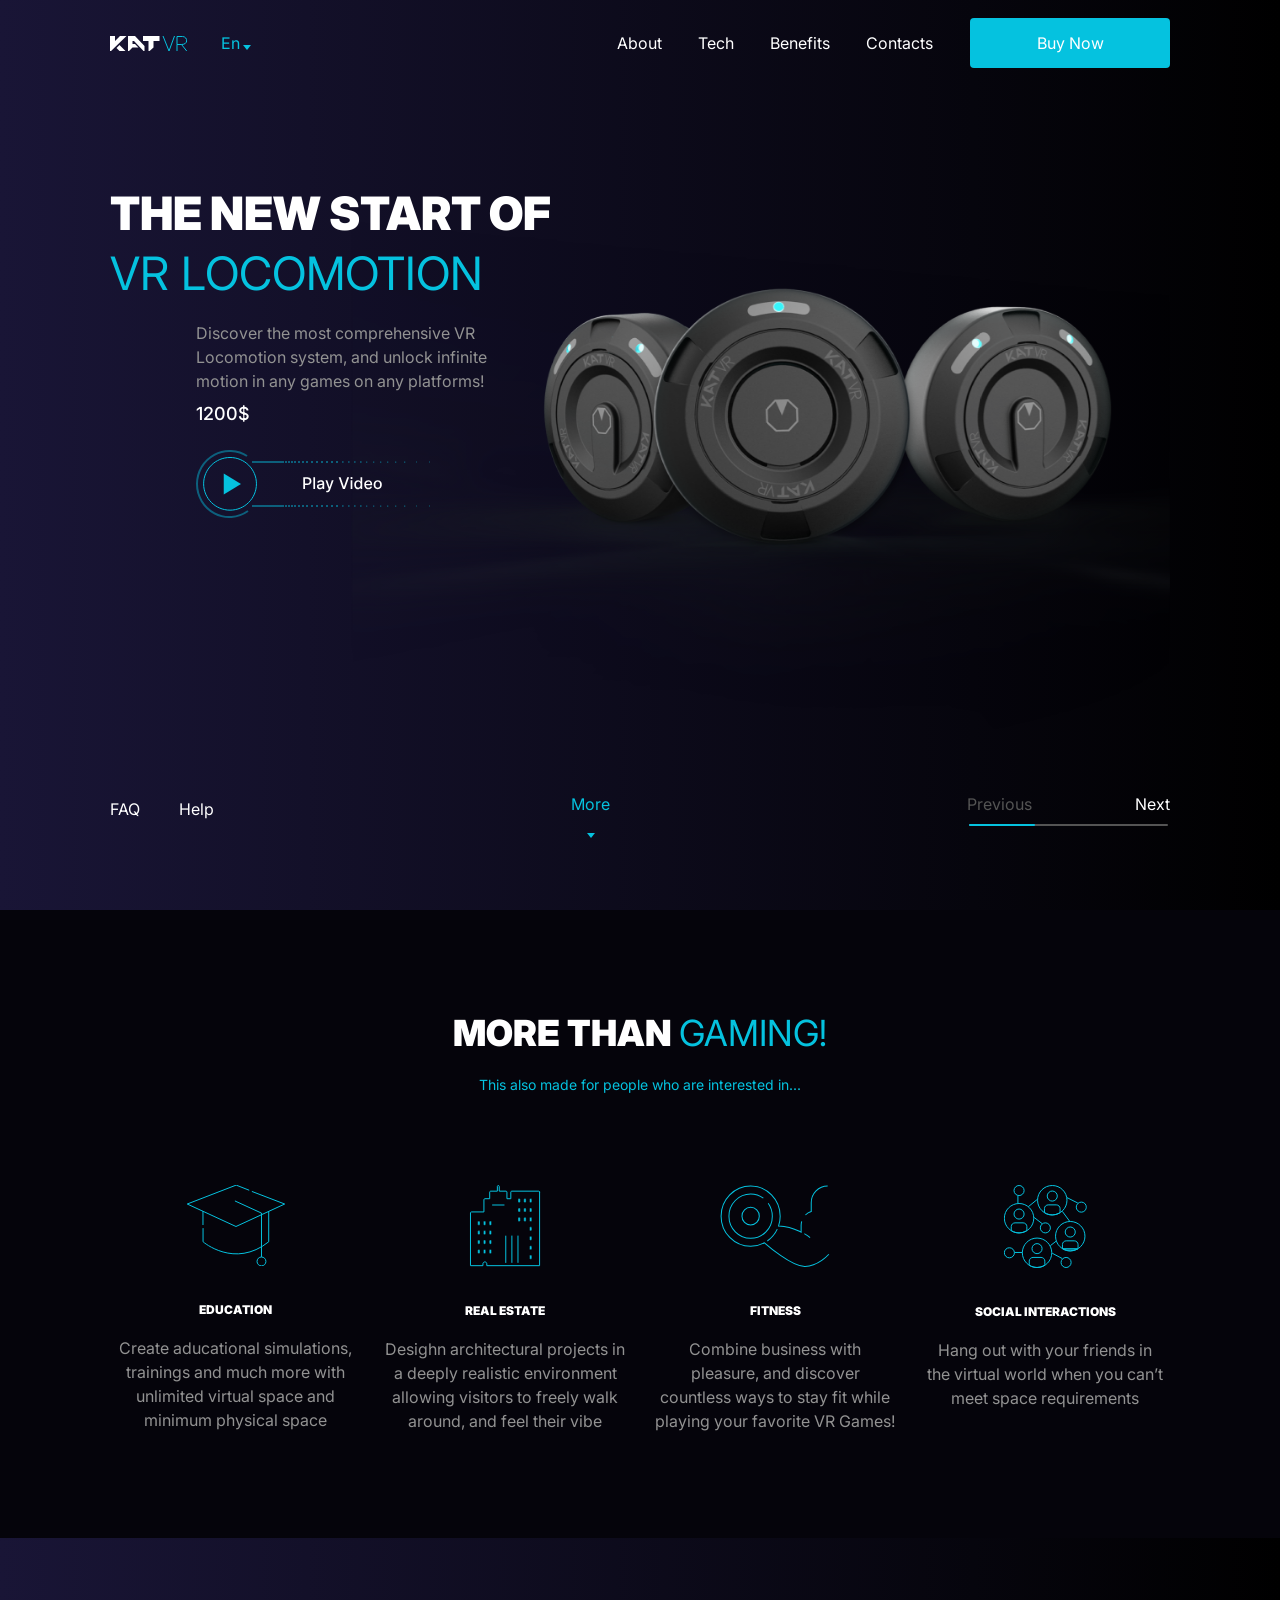
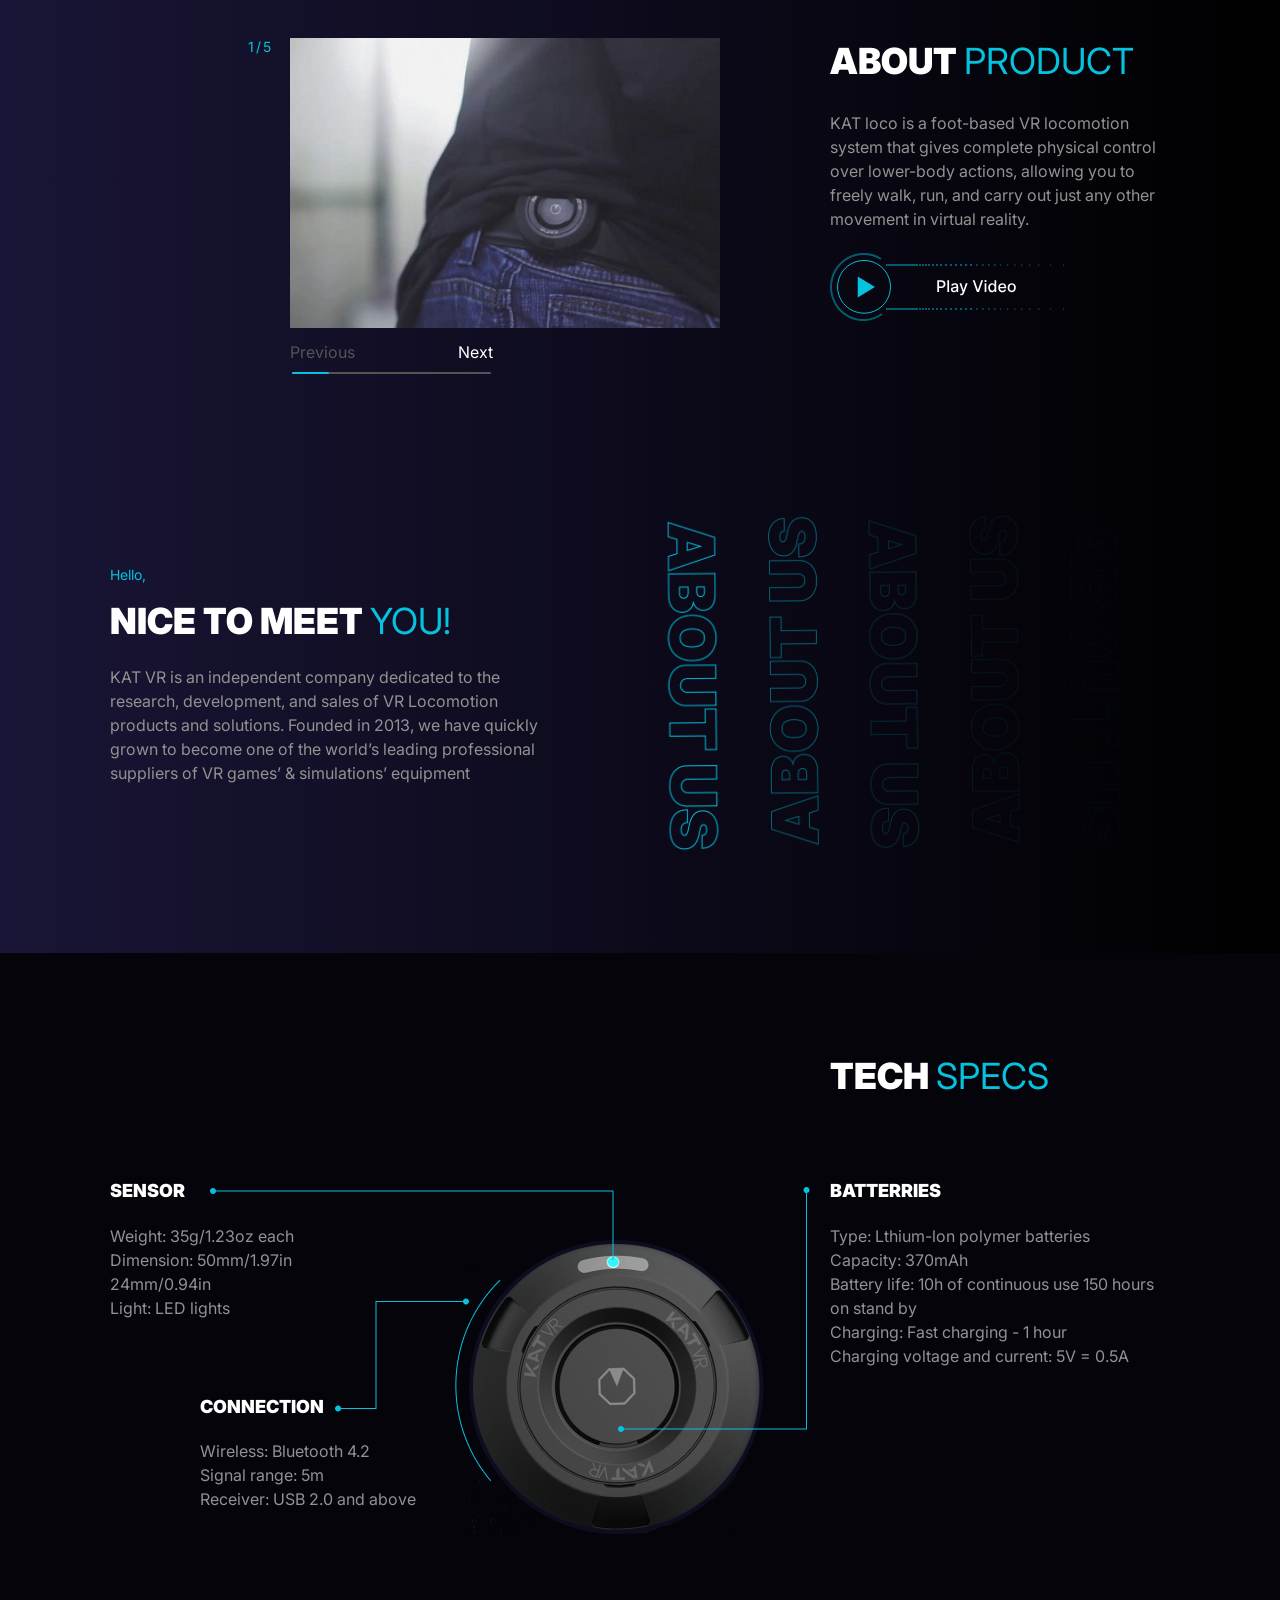
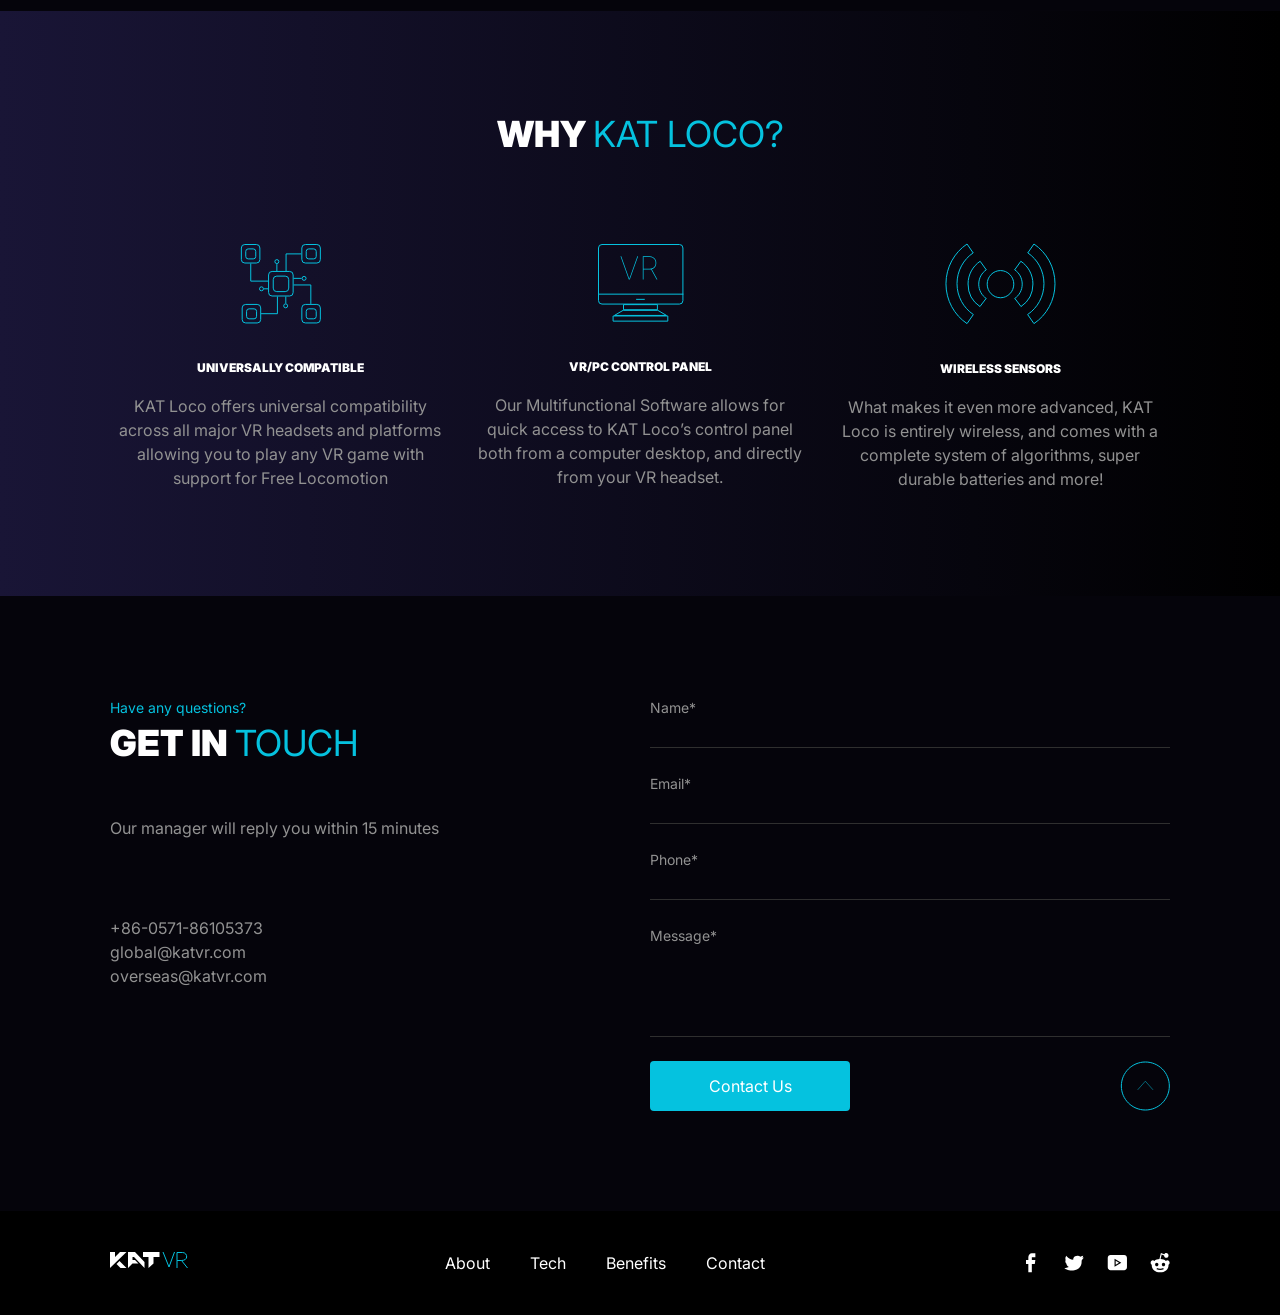
<file: index.html>
<!doctype html><html lang="en" class="page"><head><meta charset="utf-8"><meta name="viewport" content="width=device-width, initial-scale=1.0"><title>KatVR</title><link rel="stylesheet" href="index.19cad18f.css"><link rel="icon shortcut" href="logo-title.d7682558.svg" type="image/svg+xml"><link rel="preconnect" href="https://fonts.googleapis.com"><link rel="preconnect" href="https://fonts.gstatic.com" crossorigin><link href="https://fonts.googleapis.com/css2?family=Inter:ital,opsz,wght@0,14..32,100..900;1,14..32,100..900&display=swap" rel="stylesheet"><link rel="stylesheet" href="https://cdn.jsdelivr.net/npm/swiper@11/swiper-bundle.min.css"><script src="https://cdn.jsdelivr.net/npm/swiper@11/swiper-bundle.min.js" defer></script><script type="module" src="index.ad84c8e1.js"></script></head><body class="body"> <header class="header"> <div class="container"> <div class="top-bar"> <div class="top-bar__left"> <a href="#" class="top-bar__logo"></a> <div class="dropdown"> <button type="button" class="dropdown__trigger top-bar__lang"> En </button> <div class="dropdown__content"> <ul class="dropdown__list"> <li class="dropdown__item" data-lang="En"> English </li> <li class="dropdown__item" data-lang="Ar"> Arabic </li> <li class="dropdown__item" data-lang="ChS"> Chinese (Simplified) </li> <li class="dropdown__item" data-lang="ChT"> Chinese (Traditional) </li> <li class="dropdown__item" data-lang="Fr"> French </li> <li class="dropdown__item" data-lang="Ge"> German </li> <li class="dropdown__item" data-lang="It"> Italian </li> <li class="dropdown__item" data-lang="Po"> Polish </li> <li class="dropdown__item" data-lang="Ru"> Russian </li> <li class="dropdown__item" data-lang="Ua"> Ukrainian </li> </ul> </div> </div> </div> <div class="top-bar__menu"> <nav class="nav top-bar__nav"> <ul class="nav__list"> <li class="nav__item"> <a href="#about" class="nav__link"> About </a> </li> <li class="nav__item"> <a href="#tech" class="nav__link"> Tech </a> </li> <li class="nav__item"> <a href="#benefits" class="nav__link"> Benefits </a> </li> <li class="nav__item"> <a href="#contact" class="nav__link"> Contacts </a> </li> </ul> </nav> <button type="button" class="button buy-btn top-bar__btn-buy"> Buy Now </button> </div> <a href="#menu" class="top-bar__link-menu"> <img src="menu.059cd882.svg" alt="Menu" class="top-bar__burger-menu"> </a> </div> <div class="header__hero"> <div class="header__visual"> <div class="header__swiper slider swiper"> <div class="slider__wrapper swiper-wrapper"> <div class="slider__slide swiper-slide"> <picture> <source media="(min-width: 768px)" srcset="first-tb.a88b3198.png"> <source media="(min-width: 1280px)" srcset="first-dk.78e8063e.png"> <img src="first-mb.cc9df859.png" alt="KAT" class="header__image header__img slider__img slider__img--full"> </picture> </div> <div class="slider__slide swiper-slide"> <picture> <source media="(min-width: 1280px)" srcset="img1.78473f39.png"> <img src="img1.78473f39.png" alt="KAT locos" class="slider__img slider__img--full"> </picture> </div> <div class="slider__slide swiper-slide"> <picture> <source media="(min-width: 1280px)" srcset="img3.f02b102d.png"> <img src="first-dk.78e8063e.png" alt="KAT loco" class="slider__img slider__img--full"> </picture> </div> </div> </div> <picture class="header__img-mb"> <source media="(min-width: 768px)" srcset="first-tb.a88b3198.png"> <source media="(min-width: 1280px)" srcset="first-dk.78e8063e.png"> <img src="first-mb.cc9df859.png" alt="KAT" class="header__image header__img slider__img slider__img--full"> </picture> </div> <div class="header__content"> <h1 class="header__title"> <span>THE NEW START OF</span> <br> <span class="accent">VR LOCOMOTION</span> </h1> <div class="header__info"> <p class="header__text"> Discover the most comprehensive VR Locomotion system, and unlock infinite motion in any games on any platforms! </p> <p class="header__price">1200$</p> <a href="#" class="header__play-btn play-button"></a> </div> </div> </div> <div class="header__bottom"> <div class="header__help"> <button type="button" class="faq-module-btn header__faq-btn"> FAQ </button> <button type="button" class="header__help-btn help-module-btn"> Help </button> </div> <a href="#more" class="header__more-btn more-btn"> More </a> <div class="header__navigation slider__bottom"> <div class="slider__buttons"> <button type="button" class="header__prev-btn slider__button"> Previous </button> <button type="button" class="header__next-btn slider__button"> Next </button> </div> <div class="header__scrollbar slider__scrollbar swiper-scrollbar"></div> </div> </div> </div> </header> <aside class="page__menu" id="menu"> <div class="menu"> <div class="container menu__container"> <div class="menu__top-bar"> <button type="button" class="hidden icon icon--back menu__back"> <a href="#menu"></a> </button> <a href="#" class="menu__link-close"> <img src="close.1c8b5f7a.svg" alt="Close" class="menu__burger-close"> </a> </div> <div class="menu__content"> <nav class="menu__nav nav"> <ul class="menu__list nav__list"> <li class="menu__item nav__item"> <a href="#about" class="menu__link nav__link"> <span class="menu__link-text">About</span> </a> </li> <li class="menu__item nav__item"> <a href="#tech" class="menu__link nav__link"> <span class="menu__link-text">Tech</span> </a> </li> <li class="menu__item nav__item"> <a href="#benefits" class="menu__link nav__link"> <span class="menu__link-text">Benefits</span> </a> </li> <li class="menu__item nav__item"> <a href="#contact" class="menu__link nav__link"> <span class="menu__link-text">Contact</span> </a> </li> <li class="menu__item nav__item"> <button type="button" class="menu__btn--lang menu__link nav__link"> <span class="menu__link-text">Language</span> </button> </li> <li class="menu__item nav__item"> <button type="button" class="menu__btn--faq menu__link nav__link"> <span class="menu__link-text">FAQ</span> </button> </li> <li class="menu__item nav__item"> <button type="button" class="menu__btn--help menu__link nav__link"> <span class="menu__link-text">Help</span> </button> </li> </ul> </nav> <div class="hidden menu__lang"> <ul class="menu__list nav__list"> <li class="menu__item nav__item" data-lang="En"> <button class="menu__link nav__link"> <span class="menu__link-text">English</span> </button> </li> <li class="menu__item nav__item" data-lang="Ar"> <button class="menu__link nav__link"> <span class="menu__link-text">Arabic</span> </button> </li> <li class="menu__item nav__item" data-lang="ChS"> <button class="menu__link nav__link"> <span class="menu__link-text">Chinese (Simplified)</span> </button> </li> <li class="menu__item nav__item" data-lang="ChT"> <button class="menu__link nav__link"> <span class="menu__link-text">Chinese (Traditional)</span> </button> </li> <li class="menu__item nav__item" data-lang="Fr"> <button class="menu__link nav__link"> <span class="menu__link-text">French</span> </button> </li> <li class="menu__item nav__item" data-lang="Ge"> <button class="menu__link nav__link"> <span class="menu__link-text">German</span> </button> </li> <li class="menu__item nav__item" data-lang="It"> <button class="menu__link nav__link"> <span class="menu__link-text">Italian</span> </button> </li> <li class="menu__item nav__item" data-lang="Po"> <button class="menu__link nav__link"> <span class="menu__link-text">Polish</span> </button> </li> <li class="menu__item nav__item" data-lang="Ru"> <button class="menu__link nav__link"> <span class="menu__link-text">Russian</span> </button> </li> <li class="menu__item nav__item" data-lang="Ua"> <button class="menu__link nav__link"> <span class="menu__link-text">Ukrainian</span> </button> </li> </ul> </div> <div class="faq menu__faq" id="menu__faq hidden"> <h2 class="faq__title"> <span>FREQUENTLY ASKED</span> <br> <span class="accent">QUESTIONS</span> </h2> <div class="faq__questions"> <div class="faq__question"> <h3 class="faq__question-title"> What makes KAT loco different from other systems? </h3> <p class="faq__text"> Despite being approached from many different angles, all traditional VR Locomotion systems including roomscale, teleportation, and free locomotion failed to provide an optimal solution capable of integrating high immersion with convenience. KAT loco does all of that without repeating their flaws. Our system offers a complete and versatile solution for an affordable price what makes it a perfect choice for home-use. It is also 100% user friendly, wireless, universally compatible, and more! It even offers decoupled head and body directions! </p> <p class="faq__date text-third"> Last updated: Wed, June 12 2019 7:07 PM UTC +03:00 </p> </div> <div class="faq__question"> <h3 class="faq__question-title"> Will it decrease my motion sickness? </h3> <p class="faq__text"> Despite being approached from many different angles, all traditional VR Locomotion systems including roomscale, teleportation, and free locomotion failed to provide an optimal solution capable of integrating high immersion with convenience. KAT loco does all of that without repeating their flaws. Our system offers a complete and versatile solution for an affordable price what makes it a perfect choice for home-use. It is also 100% user friendly, wireless, universally compatible, and more! It even offers decoupled head and body directions! </p> <p class="faq__date text-third"> Last updated: Wed, June 12 2019 7:07 PM UTC +03:00 </p> </div> <div class="faq__question"> <h3 class="faq__question-title"> Which VR headsets is it compatible with? </h3> <p class="faq__text"> Despite being approached from many different angles, all traditional VR Locomotion systems including roomscale, teleportation, and free locomotion failed to provide an optimal solution capable of integrating high immersion with convenience. KAT loco does all of that without repeating their flaws. Our system offers a complete and versatile solution for an affordable price what makes it a perfect choice for home-use. It is also 100% user friendly, wireless, universally compatible, and more! It even offers decoupled head and body directions! </p> <p class="faq__date text-third"> Last updated: Wed, June 12 2019 7:07 PM UTC +03:00 </p> </div> <div class="faq__question"> <h3 class="faq__question-title"> Is it compatible with Oculus Quest? </h3> <p class="faq__text"> Despite being approached from many different angles, all traditional VR Locomotion systems including roomscale, teleportation, and free locomotion failed to provide an optimal solution capable of integrating high immersion with convenience. KAT loco does all of that without repeating their flaws. Our system offers a complete and versatile solution for an affordable price what makes it a perfect choice for home-use. It is also 100% user friendly, wireless, universally compatible, and more! It even offers decoupled head and body directions! </p> <p class="faq__date text-third"> Last updated: Wed, June 12 2019 7:07 PM UTC +03:00 </p> </div> </div> <div class="faq__more"> <a href="#more" class="faq__more-link"> More </a> </div> </div> <div class="help hidden menu__help"> <h2 class="help__title"> <span>HOW CAN WE</span> <span class="accent">HELP</span> <span>YOU?</span> </h2> <p class="help__text"> Welcome to our help center. Our goal is to make the process of getting acquainted and purchase as easy and pleasant as possible. Need help with your KAT VR loco product? Many product questions can be resolved by reviewing our Product Support <a href="#" class="menu__btn--faq"> FAQs. </a> <br> <br> Please also feel free to <a href="#contact">Contact Us</a> directly should you need anything further. We’re happy to help. </p> <div class="help__support"> <a href="#">Instruction manual</a> <a href="#">Where to go for a warranty</a> <a href="#">Service Policy</a> </div> <div class="help__details"> <a href="tel:86057186105373" class="help__detail"> +86-0571-86105373 </a> <a href="mailto:global@katvr.com" class="help__detail"> global@katvr.com </a> <a href="tel:overseas@katvr.com" class="help__detail"> overseas@katvr.com </a> </div> </div> </div> </div> </div> </aside> <aside class="media-player page__aside"> <div class="media-player__content"> <button type="button" class="icon icon--close media-player__close-btn"></button> <div id="player" class="media-player__video"></div> </div> </aside> <aside class="faq-module page__aside"> <div class="container faq-module__container"> <div class="faq-module__content"> <div class="faq-module__wrapper"> <button type="button" class="faq-module__close icon icon--close"></button> <h2 class="faq-module__title"> <span>FREQUENTLY ASKED</span> <span class="accent">QUESTIONS</span> </h2> <div class="faq-module__questions"> <article class="accordion faq-module__question"> <h3 class="accordion__title"> What makes KAT loco different from other systems? </h3> <div class="accordion__content"> <div class="accordion__content-wrapper"> <p class="accordion__text"> Despite being approached from many different angles, all traditional VR Locomotion systems including roomscale, teleportation, and free locomotion failed to provide an optimal solution capable of integrating high immersion with convenience. KAT loco does all of that without repeating their flaws. Our system offers a complete and versatile solution for an affordable price what makes it a perfect choice for home-use. It is also 100% user friendly, wireless, universally compatible, and more! It even offers decoupled head and body directions! </p> <p class="accordion__date text-third"> Last updated: Wed, June 12 2019 7:07 PM UTC +03:00 </p> </div> </div> </article> <article class="accordion faq-module__question"> <h3 class="accordion__title"> Will it decrease my motion sickness? </h3> <div class="accordion__content"> <div class="accordion__content-wrapper"> <p class="accordion__text"> Despite being approached from many different angles, all traditional VR Locomotion systems including roomscale, teleportation, and free locomotion failed to provide an optimal solution capable of integrating high immersion with convenience. KAT loco does all of that without repeating their flaws. Our system offers a complete and versatile solution for an affordable price what makes it a perfect choice for home-use. It is also 100% user friendly, wireless, universally compatible, and more! It even offers decoupled head and body directions! </p> <p class="accordion__date text-third"> Last updated: Wed, June 12 2019 7:07 PM UTC +03:00 </p> </div> </div> </article> <article class="accordion faq-module__question"> <h3 class="accordion__title"> Which VR headsets is it compatible with? </h3> <div class="accordion__content"> <div class="accordion__content-wrapper"> <p class="accordion__text"> Despite being approached from many different angles, all traditional VR Locomotion systems including roomscale, teleportation, and free locomotion failed to provide an optimal solution capable of integrating high immersion with convenience. KAT loco does all of that without repeating their flaws. Our system offers a complete and versatile solution for an affordable price what makes it a perfect choice for home-use. It is also 100% user friendly, wireless, universally compatible, and more! It even offers decoupled head and body directions! </p> <p class="accordion__date text-third"> Last updated: Wed, June 12 2019 7:07 PM UTC +03:00 </p> </div> </div> </article> <article class="accordion faq-module__question"> <h3 class="accordion__title"> Is it compatible with Oculus Quest? </h3> <div class="accordion__content"> <div class="accordion__content-wrapper"> <p class="accordion__text"> Despite being approached from many different angles, all traditional VR Locomotion systems including roomscale, teleportation, and free locomotion failed to provide an optimal solution capable of integrating high immersion with convenience. KAT loco does all of that without repeating their flaws. Our system offers a complete and versatile solution for an affordable price what makes it a perfect choice for home-use. It is also 100% user friendly, wireless, universally compatible, and more! It even offers decoupled head and body directions! </p> <p class="accordion__date text-third"> Last updated: Wed, June 12 2019 7:07 PM UTC +03:00 </p> </div> </div> </article> </div> <div class="faq-module__more"> <a href="#more" class="faq-module__more-link more-btn"> More </a> </div> </div> </div> </div> </aside> <aside class="help-module page__aside"> <div class="container help-module__container"> <div class="help-module__content"> <div class="help-module__wrapper"> <button type="button" class="help-module__close icon icon--close"></button> <h2 class="help-module__title"> <span>HOW CAN WE</span> <span class="accent">HELP</span> <span>YOU?</span> </h2> <div class="help-module__main"> <p class="help-module__text"> Welcome to our help center. Our goal is to make the process of getting acquainted and purchase as easy and pleasant as possible. Need help with your KAT VR loco product? Many product questions can be resolved by reviewing our Product Support <a href="#" class="faq-module-btn help-module__service-btn"> FAQs. </a> <br> <br> Please also feel free to <a class="help-module__service-btn" href="#contact"> Contact Us </a> directly should you need anything further. We’re happy to help. </p> </div> <div class="help-module__bottom"> <div class="help-module__support"> <a href="#">Instruction manual</a> <a href="#">Where to go for a warranty</a> <a href="#">Service Policy</a> </div> <div class="help-module__details"> <a href="tel:86057186105373" class="help-module__detail"> +86-0571-86105373 </a> <a href="mailto:global@katvr.com" class="help-module__detail"> global@katvr.com </a> <a href="tel:overseas@katvr.com" class="help-module__detail"> overseas@katvr.com </a> </div> </div> </div> </div> </div> </aside> <aside class="buy-module page__aside"> <div class="buy-module__content"> <div class="buy-module__wrapper"> <div class="buy-module__logo-bar container"> <img class="buy-module__logo" src="logo-mb.9ea96c83.svg" alt="KatVR"> <div class="buy-module__orders-bar"> <div class="buy-module__order-bar text-third">Place Order</div> <div class="buy-module__order-bar text-third">Pay</div> <div class="buy-module__order-bar text-third">Complete</div> </div> <button type="button" class="buy-module__close icon icon--close-mb"></button> </div> <div class="buy-module__orders"> <div class="buy-module__order text-third">Place Order</div> <div class="buy-module__order text-third">Pay</div> <div class="buy-module__order text-third">Complete</div> </div> <div class="buy-module__container buy-module__steps container"> <div class="active buy-module__step buy-module__step--place-order" id="order-place"> <div class="buy-module__visual"> <picture> <source media="(min-width: 1920px)" srcset="kat-dk.fc0e778b.png"> <source media="(min-width: 1280px)" srcset="kat-sm.f5a405be.png"> <img class="buy-module__visual-img" src="kat-tb.ad0db7b1.png" alt="KatVR"> </picture> </div> <div class="order"> <div class="order__qty-price"> <div class="order__qty"> <p class="order__qty-price-title">Quantity</p> <div class="select-qty"> <div class="select-qty__content"> <div class="select-qty__current-value">1</div> <div class="select-qty__list-wrapper"> <ol class="select-qty__list"> <li class="select-qty__item">1</li> <li class="select-qty__item">2</li> <li class="select-qty__item">3</li> <li class="select-qty__item">4</li> </ol> </div> </div> </div> </div> <div class="order__price"> <p class="order__qty-price-title">Price</p> <h1 class="order__price-count">1200$</h1> </div> </div> </div> <form action="#" method="post" id="contact__form-buy" class="contact__form-buy form-buy"> <div class="form-buy__field"> <label for="firstname" class="form-buy__label"> First Name* </label> <input class="form-buy__input" type="text" id="firstname" name="firstname" pattern="^[A-Za-z\s\.\-]{2,}$" title="You can enter at least 2 latin letters and spaces"> </div> <div class="form-buy__field"> <label for="lastname" class="form-buy__label"> Last Name* </label> <input class="form-buy__input" type="text" id="lastname" name="lastname" pattern="^[A-Za-z\s\.\-]{2,}$" title="You can enter at least 2 latin letters and spaces"> </div> <div class="form-buy__field"> <label for="email-buy" class="form-buy__label"> Email* </label> <input class="form-buy__input" type="email" id="email-buy" name="email-buy"> </div> <div class="form-buy__field"> <label for="phone-buy" class="form-buy__label"> Phone Number* </label> <input class="form-buy__input" type="tel" id="phone-buy" name="phone-buy" pattern="^\d{10,15}$" title="Please enter a phone number with 10 to 15 digits"> </div> <div class="form-buy__field"> <label for="country" class="form-buy__label"> Country* </label> <div class="select select--country"> <div class="select__content"> <div class="select__current-value">Ukraine</div> <div class="select__list-wrapper"> <ul class="select__list"> <li class="select__item">Ukraine</li> <li class="select__item">Russia</li> <li class="select__item">France</li> <li class="select__item">Spain</li> <li class="select__item">United States</li> <li class="select__item">China</li> <li class="select__item">Italy</li> <li class="select__item">Turkey</li> </ul> </div> </div> </div> </div> <div class="form-buy__field"> <label for="country" class="form-buy__label"> City* </label> <div class="select select--city"> <div class="select__content"> <div class="select__current-value">Kyiv</div> <div class="select__list-wrapper"> <ul class="select__list"> <li class="select__item">Kyiv</li> <li class="select__item">Lviv</li> <li class="select__item">Zaporizhia</li> <li class="select__item">Kharkiv</li> <li class="select__item">Odessa</li> <li class="select__item">Dnipro</li> <li class="select__item">Donetsk</li> <li class="select__item">Mykolaiv</li> </ul> </div> </div> </div> </div> <div class="form-buy__field"> <label for="shipping-adress" class="form-buy__label"> Shipping Adress* </label> <input class="form-buy__input" type="text" id="shipping-adress" name="shipping-adress"> </div> <div class="form-buy__field"> <label for="shipping-adress-2" class="form-buy__label"> Shipping Adress 2* </label> <input class="form-buy__input" type="text" id="shipping-adress-2" name="shipping-adress-2"> </div> <button type="submit" class="button buy-module__btn form-buy__button"> <span>Purchase</span> </button> </form> </div> <div class="buy-module__step buy-module__step--pay" id="order-pay"> <div class="buy-module__visual"> <picture> <source media="(min-width: 1920px)" srcset="kat-dk.fc0e778b.png"> <source media="(min-width: 1280px)" srcset="kat-sm.f5a405be.png"> <img class="buy-module__visual-img" src="kat-tb.ad0db7b1.png" alt="KatVR"> </picture> </div> <div class="order pay-order"> <div class="order__qty-price"> <div class="order__qty"> <p class="order__qty-price-title">Quantity</p> <div class="select-qty"> <div class="select-qty__content"> <div class="select-qty__current-value">1</div> <div class="select-qty__list-wrapper"> <ol class="select-qty__list"> <li class="select-qty__item">1</li> <li class="select-qty__item">2</li> <li class="select-qty__item">3</li> <li class="select-qty__item">4</li> </ol> </div> </div> </div> </div> <div class="order__price"> <p class="order__qty-price-title">Price</p> <h1 class="order__price-count">1200$</h1> </div> </div> </div> <div class="pay-order-grid"> <div class="pay-order__card-num-wrapper"> <label class="pay-order__label" for="card-number"> Card Number* </label> <div class="pay-order__card-num-inputs-wrapper"> <input class="pay-order__input pay-order__input--card-num" id="card-number" name="card-number-1" type="text" placeholder="0000" maxlength="4"> <input class="pay-order__input pay-order__input--card-num" name="card-number-2" type="text" placeholder="0000" maxlength="4"> <input class="pay-order__input pay-order__input--card-num" name="card-number-3" type="text" placeholder="0000" maxlength="4"> <input class="pay-order__input pay-order__input--card-num" name="card-number-4" type="text" placeholder="0000" maxlength="4"> <div class="pay-order__visa-icon"></div> </div> </div> <div class="pay-order__holder-name-wrapper"> <label class="pay-order__label" for="card-holder"> Card Holder Name* </label> <input class="pay-order__input pay-order__input--holder-name" id="card-holder" name="holder-name" type="text"> </div> <div class="pay-order__expiration-date"> <label class="pay-order__label" for="expiration-date"> Expiration Date* </label> <input class="pay-order__input pay-order__input--expiration-date" id="expiration-date" name="expiration-date" type="text" maxlength="6" placeholder="MM / YY"> </div> <div class="pay-order__cvv"> <label class="pay-order__label" for="cvv"> CVV* </label> <input class="pay-order__input pay-order__input--cvv" id="cvv" name="cvv" type="text" placeholder="000" maxlength="3"> </div> </div> <button type="submit" class="button buy-module__btn pay-order__button"> <span>Purchase</span> </button> </div> <div class="buy-module__step buy-module__step--complete complite"> <h1 class="complite__title"> <span>Thank you for</span> <span class="accent">your</span> <span>order!</span> </h1> <p class="complite__subtitle"> Your order has been placed and is being processed. You will recive an email with the order details </p> <button type="submit" class="button buy-module__btn complite__button"> <span>Home page</span> </button> </div> </div> </div> </div> </aside> <main class="main"> <section class="gaming" id="more"> <div class="container gaming__container"> <div class="gaming__content"> <div class="gaming__wrapper-title"> <h2 class="gaming__title"> <span>MORE THAN</span> <span class="accent">GAMING!</span> </h2> <p class="gaming__subtitle text-second"> This also made for people who are interested in... </p> </div> <div class="gaming__articles"> <article class="article gaming__article"> <img src="education.d5a3c236.svg" alt="Education" class="article__img"> <h3 class="article__title">EDUCATION</h3> <p class="article__subtitle"> Create aducational simulations, trainings and much more with unlimited virtual space and minimum physical space </p> </article> <article class="article gaming__article"> <img src="estate.f858e1bb.svg" alt="Real estate" class="article__img"> <h3 class="article__title">REAL ESTATE</h3> <p class="article__subtitle"> Desighn architectural projects in a deeply realistic environment allowing visitors to freely walk around, and feel their vibe </p> </article> <article class="article gaming__article"> <img src="fitnes.a7a5cf66.svg" alt="Fitnes" class="article__img"> <h3 class="article__title">FITNESS</h3> <p class="article__subtitle"> Combine business with pleasure, and discover countless ways to stay fit while playing your favorite VR Games! </p> </article> <article class="article gaming__article"> <img src="network.a12af0bc.svg" alt="Network" class="article__img"> <h3 class="article__title">SOCIAL INTERACTIONS</h3> <p class="article__subtitle"> Hang out with your friends in the virtual world when you can’t meet space requirements </p> </article> </div> </div> </div> </section> <section class="about" id="about"> <div class="about__container container"> <div class="about__top"> <h2 class="about__title"> <span>ABOUT</span> <span class="accent">PRODUCT</span> </h2> <div class="about__visual about__wrapper-img"> <div class="about__fraction swiper-pagination"> <span class="swiper-pagination-current"></span> / <span class="swiper-pagination-current"></span> </div> <div class="about__bullets swiper-pagination"> <span class="swiper-pagination-bullet"></span> <span class="swiper-pagination-bullet"></span> <span class="swiper-pagination-bullet"></span> <span class="swiper-pagination-bullet"></span> <span class="swiper-pagination-bullet"></span> </div> <div class="about__swiper slider swiper"> <div class="slider__wrapper swiper-wrapper"> <div class="slider__slide swiper-slide"> <picture> <source media="(min-width: 1280px)" srcset="man-dk.b1588108.png"> <source media="(min-width: 768px)" srcset="man-tb.7b51896f.png"> <img src="man-mb.c70345c4.png" alt="Kate VR" class="about__img"> </picture> </div> <div class="slider__slide swiper-slide"> <picture> <source media="(min-width: 1280px)" srcset="img1.78473f39.png"> <img src="img1.78473f39.png" alt="KAT locos" class="slider__img slider__img--full"> </picture> </div> <div class="slider__slide swiper-slide"> <picture> <source media="(min-width: 1280px)" srcset="img3.f02b102d.png"> <img src="img3.f02b102d.png" alt="KAT loco" class="slider__img slider__img--full"> </picture> </div> <div class="slider__slide swiper-slide"> <picture> <source media="(min-width: 1280px)" srcset="man-dk.b1588108.png"> <source media="(min-width: 768px)" srcset="man-tb.7b51896f.png"> <img src="man-mb.c70345c4.png" alt="Kate VR" class="about__img"> </picture> </div> <div class="slider__slide swiper-slide"> <picture> <source media="(min-width: 1280px)" srcset="img3.f02b102d.png"> <img src="img3.f02b102d.png" alt="KAT loco" class="slider__img slider__img--full"> </picture> </div> </div> </div> <div class="about__navigation slider__bottom"> <div class="slider__buttons"> <button type="button" class="about__prev-btn slider__button"> Previous </button> <button type="button" class="about__next-btn slider__button"> Next </button> </div> <div class="about__scrollbar slider__scrollbar swiper-scrollbar"></div> </div> </div> <p class="about__text"> KAT loco is a foot-based VR locomotion system that gives complete physical control over lower-body actions, allowing you to freely walk, run, and carry out just any other movement in virtual reality. </p> <button type="button" class="about__play-btn play-button"></button> </div> <div class="about__bottom"> <div class="about__greeting"> <p class="about__subtitle text-second">Hello,</p> <h2 class="about__title"> <span>NICE TO MEET</span> <span class="accent">YOU!</span> </h2> <p class="about__text"> KAT VR is an independent company dedicated to the research, development, and sales of VR Locomotion products and solutions. Founded in 2013, we have quickly grown to become one of the world’s leading professional suppliers of VR games’ & simulations’ equipment </p> </div> <picture class="about__wrapper-about"> <img src="about-us.0ca5d963.png" alt="About-us" class="about__img"> </picture> </div> </div> </section> <section class="tech" id="tech"> <div class="container tech__container"> <div class="tech__content"> <h2 class="tech__title"> <span>TECH</span> <span class="accent">SPECS</span> </h2> <div class="tech__details"> <div class="tech__img-container"> <picture class="tech__picture"> <source media="(min-width: 1920px)" srcset="loco-dk-2.0f14de5b.png"> <source media="(min-width: 1280px)" srcset="loco-dk.bdbb5760.png"> <source media="(min-width: 768px)" srcset="loco-tb.78473f39.png"> <img src="loco-mb.4e180f9e.png" alt="Kate VR loco" class="tech__img"> </picture> <div class="open-bar tech__bar tech__bar--first"> <div class="open-bar__top"> <div class="open-bar__circle"></div> </div> <div class="open-bar__content"> <div class="open-bar__content-wrapper"> <p class="open-bar__text"> Weight: 35g/1.23oz each <br> Dimension: 50mm/1.97in <br> 24mm/0.94in <br> Light: LED lights <br> </p> </div> </div> </div> <div class="open-bar tech__bar tech__bar--second"> <div class="open-bar__top"> <div class="open-bar__circle"></div> </div> <div class="open-bar__content"> <div class="open-bar__content-wrapper"> <p class="open-bar__text"> Type: Lthium-lon polymer batteries <br> Capacity: 370mAh <br> Battery life: 10h of continuous use 150 hours on stand by <br> Charging: Fast charging - 1 hour <br> Charging voltage and current: 5V = 0.5A <br> </p> </div> </div> </div> <div class="open-bar tech__bar tech__bar--thirt"> <div class="open-bar__top"> <div class="open-bar__circle"></div> </div> <div class="open-bar__content"> <div class="open-bar__content-wrapper"> <p class="open-bar__text"> Wireless: Bluetooth 4.2 <br> Signal range: 5m <br> Receiver: USB 2.0 and above <br> </p> </div> </div> </div> </div> <div class="tech__sensor"> <h3 class="tech__details-title">SENSOR</h3> <p class="tech__details-text"> Weight: 35g/1.23oz each <br> Dimension: 50mm/1.97in <br> 24mm/0.94in <br> Light: LED lights <br> </p> </div> <div class="tech__batterries"> <h3 class="tech__details-title">BATTERRIES</h3> <p class="tech__details-text"> Type: Lthium-lon polymer batteries <br> Capacity: 370mAh <br> Battery life: 10h of continuous use 150 hours on stand by <br> Charging: Fast charging - 1 hour <br> Charging voltage and current: 5V = 0.5A <br> </p> </div> <div class="tech__connection"> <h3 class="tech__details-title">CONNECTION</h3> <p class="tech__details-text"> Wireless: Bluetooth 4.2 <br> Signal range: 5m <br> Receiver: USB 2.0 and above <br> </p> </div> </div> </div> </div> </section> <section class="benefits" id="benefits"> <div class="benefits__container container"> <div class="benefits__content"> <div class="benefits__wrapper-title"> <h2 class="benefits__title"> <span>WHY</span> <span class="accent">KAT LOCO?</span> </h2> </div> <div class="benefits__articles"> <article class="article benefits__article"> <img src="comp.653fdfe2.svg" alt="Compatible" class="article__img"> <h3 class="article__title">UNIVERSALLY COMPATIBLE</h3> <p class="article__text benefits__text"> KAT Loco offers universal compatibility across all major VR headsets and platforms allowing you to play any VR game with support for Free Locomotion </p> </article> <article class="article benefits__article"> <img src="vr.12860020.svg" alt="Vr" class="article__img"> <h3 class="article__title">VR/PC CONTROL PANEL</h3> <p class="article__text benefits__text"> Our Multifunctional Software allows for quick access to KAT Loco’s control panel both from a computer desktop, and directly from your VR headset. </p> </article> <article class="article benefits__article"> <img src="share.20bdb619.svg" alt="Share" class="article__img"> <h3 class="article__title">WIRELESS SENSORS</h3> <p class="article__text benefits__text"> What makes it even more advanced, KAT Loco is entirely wireless, and comes with a complete system of algorithms, super durable batteries and more! </p> </article> </div> </div> </div> </section> <div class="buy main__buy"> <div class="buy__wrapper container"> <button type="button" class="benefits__btn-buy button buy-btn"> Buy Now </button> </div> </div> <section class="contact" id="contact"> <div class="contact__container container"> <div class="contact__content"> <div class="contact__info"> <p class="contact__subtitle text-second">Have any questions?</p> <h2 class="contact__title"> <span>GET IN</span> <span class="accent">TOUCH</span> </h2> <p class="contact__manager--in"> Our manager will reply you within 15 minutes </p> <div class="contact__details"> <a href="tel:86057186105373" class="contact__detail"> +86-0571-86105373 </a> <a href="mailto:global@katvr.com" class="contact__detail"> global@katvr.com </a> <a href="tel:overseas@katvr.com" class="contact__detail"> overseas@katvr.com </a> </div> </div> <p class="contact__manager--out"> Our manager will reply you within 15 minutes </p> <form action="#" method="post" id="contact__form" class="contact__form form"> <div class="form__field"> <label for="name" class="form__label"> Name* </label> <input class="form__input" type="text" id="name" name="name" pattern="^[A-Za-z\s\.\-]{2,}$" title="You can enter at least 2 latin letters and spaces"> </div> <div class="form__field"> <label for="email" class="form__label"> Email* </label> <input class="form__input" type="email" id="email" name="email"> </div> <div class="form__field"> <label for="phone" class="form__label"> Phone* </label> <input class="form__input" type="tel" id="phone" name="phone" pattern="^\d{10,15}$" title="Please enter a phone number with 10 to 15 digits"> </div> <div class="form__field"> <label for="message" class="form__label"> Message* </label> <textarea class="form__textarea" id="message" name="message" rows="4"></textarea> </div> <div class="form__bottom"> <button type="submit" class="button form__button"> <span>Contact Us</span> <span class="form__loader"></span> </button> <a href="#" class="form__up"> <svg width="50" height="50" fill="none" class="form__up-img"><path stroke="#05C2DF" stroke-miterlimit="10" d="M25.342 49c13.255 0 24-10.745 24-24s-10.745-24-24-24-24 10.745-24 24 10.745 24 24 24Z"/><path stroke="#05C2DF" stroke-width=".5" d="m33.022 28.84-7.68-8.64-7.68 8.64"/></svg> </a> </div> </form> </div> </div> </section> </main> <footer class="footer"> <div class="container"> <div class="footer__content"> <a href="#" class="footer__logo"> <img src="logo.b2d1a155.svg" alt="Kate VR" class="footer__logo-img"> </a> <nav class="footer__nav nav"> <ul class="footer__list nav__list"> <li class="footer__item nav__item"> <a href="#about" class="footer__link nav__link"> About </a> </li> <li class="footer__item nav__item"> <a href="#tech" class="footer__link nav__link"> Tech </a> </li> <li class="footer__item nav__item"> <a href="#benefits" class="footer__link nav__link"> Benefits </a> </li> <li class="footer__item nav__item"> <a href="#contact" class="footer__link nav__link"> Contact </a> </li> </ul> </nav> <div class="footer__details"> <a href="tel:86057186105373" class="footer__detail"> +86-0571-86105373 </a> <a href="mailto:global@katvr.com" class="footer__detail"> global@katvr.com </a> <a href="tel:overseas@katvr.com" class="footer__detail"> overseas@katvr.com </a> </div> <div class="footer__socials"> <a href="https://www.facebook.com/KATVR.Technology" class="icon icon--facebook" target="_blank"></a> <a href="https://x.com/katvrwalk" class="icon icon--twitter" target="_blank"></a> <a href="https://www.youtube.com/c/KATVR" class="icon icon--youtube" target="_blank"></a> <a href="https://www.reddit.com/r/KATVR/" class="icon icon--reddit" target="_blank"></a> </div> </div> </div> </footer> <script>let e;let t=window.innerWidth;window.onYouTubeIframeAPIReady=function(){console.log("YouTube API Ready"),e=new YT.Player("player",{videoId:"8z6QjTrTkGY",playerVars:{controls:1,autoplay:0,disablekb:1,enablejsapi:1,iv_load_policy:3,showinfo:1}}),t&&e&&e.setSize(t,400)},document.addEventListener("DOMContentLoaded",()=>{let t=document.createElement("script");t.src="https://www.youtube.com/iframe_api";var a=document.getElementsByTagName("script")[0];a.parentNode.insertBefore(t,a);let o=document.querySelectorAll(".play-button"),i=document.querySelector(".media-player"),d=document.querySelector(".media-player__close-btn");o.forEach(e=>{e.addEventListener("click",()=>{i.classList.add("page__aside--active")})}),d.addEventListener("click",()=>{i.classList.remove("page__aside--active"),e&&e.pauseVideo()}),document.addEventListener("click",t=>{t.target.closest(".media-player__video")||t.target.closest(".play-button")||(i.classList.remove("page__aside--active"),e&&e.pauseVideo())})});</script> </body></html>
</file>
<file: index.19cad18f.css>
.container{margin-inline:20px}@media (width>=768px){.container{margin-inline:34px}}@media (width>=1280px){.container{margin-inline:110px}}@media (width>=1920px){.container{max-width:1452px;margin-inline:auto}}h1,h2,h3{color:#fff;font-family:Inter;font-size:26px;font-weight:900;line-height:130%}@media (width>=1280px){h1,h2,h3{font-size:46px}}h2{font-size:21px}@media (width>=1280px){h2{font-size:36px}}h3{font-size:16px}@media (width>=1280px){h3{font-size:12px}}html,body,div,span,applet,object,iframe,h1,h2,h3,h4,h5,h6,p,blockquote,pre,a,abbr,acronym,address,big,cite,code,del,dfn,em,img,ins,kbd,q,s,samp,small,strike,strong,sub,sup,tt,var,b,u,i,center,dl,dt,dd,ol,ul,li,fieldset,form,label,legend,table,caption,tbody,tfoot,thead,tr,th,td,article,aside,canvas,details,embed,figure,figcaption,footer,header,hgroup,menu,nav,output,ruby,section,summary,time,mark,audio,video{vertical-align:baseline;border:0;margin:0;padding:0}body{line-height:1}button{all:unset;cursor:pointer}ol,ul,li{list-style:none}a{cursor:pointer;text-decoration:none}@font-face{font-family:Roboto,Arial,Helvetica,sans-serif;src:url(FontFont_FF.Mark.Pro.9b0d5f6c.otf)format("otf");font-weight:400;font-style:normal}.body{color:#929292;font-family:Inter;font-size:16px;font-weight:400;line-height:150%}.accent{color:#05c2df;font-weight:400}.text-second{color:#05c2df;font-size:14px}.text-third{font-size:12px}button,a{color:#fff;font-size:16px}.container{overflow:hidden}@media (width>=768px){.container{overflow:unset}}.page{scroll-behavior:smooth;box-sizing:border-box;transition:all .3s;position:relative;overflow-x:hidden}.page:has(body aside[class*=--active]){overflow-y:hidden}.page:has(.page__menu:target){overflow:hidden}.page__aside{opacity:0;pointer-events:none;background-color:#0000;transition:opacity .3s,background-color .3s,transform .3s .3s;transform:translate(-120%)}.page__aside--active{pointer-events:all;opacity:1;background-color:#000000b3;transition:transform .3s,background-color .3s .3s;transform:translate(0)}.page__menu{z-index:2;pointer-events:none;transition:all .5s;position:fixed;top:0;left:0;right:0;transform:translate(-100%)}.page__menu:before{content:"";z-index:-1;pointer-events:none;background-color:#000000b3;width:100%;height:100vh;position:absolute;top:0;left:0}.page__menu:target{opacity:1;pointer-events:all;transform:translate(0)}.header{background:linear-gradient(90deg,#191536,#000)}@media (width>=768px){.header{position:relative}}@media (width>=1920px){.header{position:static}}.header__hero{padding-bottom:46px}@media (width>=768px){.header__hero{-moz-column-gap:20px;grid-template-columns:repeat(2,1fr);column-gap:20px;padding-bottom:62px;display:grid}}@media (width>=768px) and (width>=768px){.header__hero{grid-template-columns:repeat(6,1fr)}}@media (width>=768px) and (width>=1280px){.header__hero{grid-template-columns:repeat(12,1fr)}}@media (width>=768px) and (width>=1920px){.header__hero{grid-template-columns:repeat(16,1fr)}}@media (width>=1280px){.header__hero{position:relative}}.header__content{z-index:1}@media (width>=768px){.header__content{grid-column:1/4}}@media (width>=1280px){.header__content{grid-column:1/7;margin-bottom:212px}}.header__visual{width:calc(100% + 40px);min-width:320px;margin-left:-20px;display:block}@media (width>=768px){.header__visual{grid-column:span 3;position:static}}@media (width>=1280px){.header__visual{grid-column:span 7}}@media (width>=1920px){.header__visual{grid-column:span 10}}@media (width>=768px){.header__visual{-o-object-fit:contain;object-fit:contain;-o-object-position:bottom right;object-position:bottom right;width:65vw;height:100%;position:absolute;top:0;right:0}}@media (width>=1920px){.header__visual{-o-object-fit:cover;object-fit:cover;-o-object-position:center;object-position:center;width:1104px;height:595px}}.header__image{width:calc(100% + 40px);min-width:320px;height:auto;display:block}@media (width>=768px){.header__image{-o-object-fit:contain;object-fit:contain;-o-object-position:bottom right;object-position:bottom right;width:65vw;height:100%;position:absolute;top:0;right:0}}@media (width>=1920px){.header__image{-o-object-fit:cover;object-fit:cover;-o-object-position:center;object-position:center;width:1104px;height:595px}}.header__title{margin-bottom:17px}@media (width>=1280px){.header__info{padding-left:86px}}.header__text{margin-bottom:8px}@media (width>=768px){.header__text{margin-bottom:10px}}@media (width>=1280px){.header__text{width:336px;margin-bottom:10px}}@media (width>=1920px){.header__text{width:439px;font-size:20px}}.header__price{text-align:center;color:#fff;margin-bottom:25px;font-size:18px;font-weight:500;line-height:120%}@media (width>=768px){.header__price{text-align:left}}.header__bottom{display:none}@media (width>=1280px){.header__bottom{grid-column:1/-1;justify-content:space-between;padding-bottom:84px;display:flex}}@media (width>=1920px){.header__bottom{padding-bottom:120px}}.header__help{gap:39px;display:flex}.header__faq-btn,.header__help-btn{transition:color .3s}.header__faq-btn:hover,.header__help-btn:hover{color:#05c2df}@media (width>=1280px){.header__img-mb{display:none}}.header__swiper{display:none!important}@media (width>=1280px){.header__swiper{width:115%;height:54vh;min-height:430px;max-height:700px;position:absolute;right:0;display:block!important}}@media (width>=1920px){.header__swiper{width:125%}}.top-bar{justify-content:space-between;align-items:center;padding:18px 0 14px;display:flex}@media (width>=768px){.top-bar{margin-bottom:55px;padding-bottom:0}}@media (width>=1280px){.top-bar{margin-bottom:116px}}@media (width>=1920px){.top-bar{margin-bottom:245px}}.top-bar__left{align-items:center;gap:34px;display:flex}.top-bar__logo{background-image:url(logo-mb.9ea96c83.svg);width:58px;height:12px;transition:transform .3s;display:block}.top-bar__logo:hover{transform:scale(1.1)}@media (width>=768px){.top-bar__logo{background-image:url(logo-tb.21b7574c.svg);width:67px;height:14px}}@media (width>=1280px){.top-bar__logo{background-image:url(logo.b2d1a155.svg);width:77px;height:16px}}.top-bar__link-menu{z-index:2;transition:transform .3s}.top-bar__link-menu:hover{transform:scale(1.1)}@media (width>=1280px){.top-bar__link-menu{display:none}}.top-bar__lang{display:none}@media (width>=1280px){.top-bar__lang{display:block}}.top-bar__menu{display:none}@media (width>=1280px){.top-bar__menu{justify-content:space-between;align-items:center;gap:37px;display:flex}}.top-bar__btn-buy{display:none}@media (width>=1280px){.top-bar__btn-buy{display:block}}.button{text-align:center;background-color:#05c2df;border-radius:4px;width:200px;padding-block:13px}@media (width>=768px){.button{display:block}}.button:hover{transition:box-shadow .3s}.button:hover:hover{color:#05c2df;background-color:#fff;box-shadow:0 0 15px #fff}.button:active{background-color:#191536}.button:disabled{color:#2f2f2f;box-shadow:none;cursor:not-allowed;background-color:#191536}.more-btn{cursor:pointer;color:#05c2df;transition:color .3s;position:relative}.more-btn:hover{color:#fff}.more-btn:after{content:"";border-top:5px solid #05c2df;border-left:4.5px solid #0000;border-right:4.5px solid #0000;transition:border-top-color .3s;display:block;position:absolute;bottom:-7px;left:50%;transform:translate(-50%,100%)}.more-btn:hover:after{border-top-color:#fff}.play-button{cursor:pointer;background-image:url(btn-play.9ea5c5b8.svg);background-position:0;background-repeat:no-repeat;width:235px;height:69px;transition:all .3s;display:block}.play-button:hover{background-image:url(btn-play-hover.68b9a035.svg);transform:scale(1.05)}.gaming{background-color:#05040b;padding-block:50px}@media (width>=768px){.gaming{padding-block:70px}}@media (width>=1280px){.gaming{padding-block:100px}}@media (width>=1920px){.gaming{padding-block:160px}}.gaming__content{text-align:center}.gaming__wrapper-title{margin-bottom:30px}@media (width>=1280px){.gaming__wrapper-title{margin-bottom:83px}}@media (width>=1920px){.gaming__wrapper-title{margin-bottom:70px}}.gaming__title{margin-bottom:16px}.gaming__articles{-moz-column-gap:20px;grid-template-columns:repeat(2,1fr);gap:20px;display:grid}@media (width>=768px){.gaming__articles{grid-template-columns:repeat(6,1fr)}}@media (width>=1280px){.gaming__articles{grid-template-columns:repeat(12,1fr)}}@media (width>=1920px){.gaming__articles{grid-template-columns:repeat(16,1fr)}}@media (width>=768px){.gaming__articles{row-gap:40px}}.gaming__article{grid-column:1/-1}@media (width>=768px){.gaming__article{grid-column:span 3}}@media (width>=1920px){.gaming__article{grid-column:span 4}}.gaming__container{overflow:unset}.slider,.slider__wrapper{width:100%;height:100%}.slider__slide{height:0}@media (width>=768px){.slider__slide{flex-shrink:0;width:100%;height:100%;position:relative}}.slider__img{-o-object-fit:cover;object-fit:cover;-o-object-position:20% top;object-position:20% top;width:100%;height:100%}.slider__img--full{-o-object-fit:contain;object-fit:contain;-o-object-position:80% 0;object-position:80% 0}.slider__bottom{width:max-content;position:relative}.slider__buttons{gap:103px;padding-bottom:10px;display:flex}.slider__button{cursor:pointer;line-height:150%;transition:color .3s}.slider__button:disabled{cursor:not-allowed;color:#545454}.slider__button:not(.slider__button:disabled){transition:color .3s}.slider__button:not(.slider__button:disabled):hover{color:#05c2df}.slider__scrollbar{--swiper-scrollbar-bg-color:#545454;--swiper-scrollbar-drag-bg-color:#05c2df;--swiper-scrollbar-size:2px;--swiper-scrollbar-bottom:0}.nav{gap:37px;display:flex}.nav__list{gap:36px;display:flex}.nav__link:hover{transition:color .3s}.nav__link:hover:hover{color:#05c2df}.about{background:linear-gradient(90deg,#191536,#000);padding-block:50px}@media (width>=768px){.about{padding-block:70px}}@media (width>=1280px){.about{padding-block:100px}}@media (width>=1920px){.about{padding-block:160px}}@media (width>=768px){.about{padding-block:70px 50px}}@media (width>=1280px){.about{padding-block:100px}}@media (width>=1920px){.about{padding-block:160px}}.about__container{flex-direction:column;row-gap:80px;display:flex}@media (width>=768px){.about__container{row-gap:83px}}@media (width>=1280px){.about__container{row-gap:183px}}@media (width>=1920px){.about__container{row-gap:175px}}.about__top{-moz-column-gap:20px;grid-template-columns:repeat(2,1fr);gap:20px;display:grid}@media (width>=768px){.about__top{grid-template-columns:repeat(6,1fr)}}@media (width>=1280px){.about__top{grid-template-columns:repeat(12,1fr)}}@media (width>=1920px){.about__top{grid-template-columns:repeat(16,1fr)}}@media (width>=768px){.about__top{row-gap:0}}.about__wrapper-img{grid-column:1/-1}@media (width>=768px){.about__wrapper-img{grid-area:1/1/4/4;height:270px;margin-bottom:0}}@media (width>=1280px){.about__wrapper-img{grid-column:3/8;min-height:290px}}@media (width>=1920px){.about__wrapper-img{grid-column:4/11}}.about__img{-o-object-fit:cover;object-fit:cover;-o-object-position:left center;object-position:left center;width:100%;height:100%;display:block}.about__title{grid-column:1/-1}@media (width>=768px){.about__title{grid-area:1/4/2/7;margin-bottom:20px}}@media (width>=1280px){.about__title{grid-column:9/-1}}@media (width>=1920px){.about__title{grid-column:12/-1}}.about__text{grid-column:1/-1}@media (width>=768px){.about__text{grid-area:2/4/3/7;margin-bottom:15px}}@media (width>=1280px){.about__text{grid-column:9/-1}}@media (width>=1920px){.about__text{grid-column:12/-1}}.about__play-btn{grid-column:1/-1}@media (width>=768px){.about__play-btn{grid-area:3/4/4/7}}@media (width>=1280px){.about__play-btn{grid-column:9/-1}}@media (width>=1920px){.about__play-btn{grid-column:12/-1}}.about__bottom{-moz-column-gap:20px;grid-template-columns:repeat(2,1fr);place-items:center;column-gap:20px;display:grid}@media (width>=768px){.about__bottom{grid-template-columns:repeat(6,1fr)}}@media (width>=1280px){.about__bottom{grid-template-columns:repeat(12,1fr)}}@media (width>=1920px){.about__bottom{grid-template-columns:repeat(16,1fr)}}.about__greeting{grid-column:1/-1}@media (width>=768px){.about__greeting{grid-column:1/5}}@media (width>=1280px){.about__greeting{grid-column:1/6}}@media (width>=1920px){.about__greeting{grid-column:2/8}}.about__wrapper-about{display:none}@media (width>=768px){.about__wrapper-about{grid-column:5/-1;width:100%;height:100%;min-height:256px;display:block}}@media (width>=1280px){.about__wrapper-about{grid-column:7/-1;min-height:342px}}@media (width>=1920px){.about__wrapper-about{grid-column:9/-1}}.about__subtitle{margin-bottom:11px}.about__visual{position:relative}.about__navigation{display:none}@media (width>=1280px){.about__navigation{margin-top:12px;display:block}}.about .about__fraction{display:none}@media (width>=1280px){.about .about__fraction{--swiper-pagination-fraction-color:#05c2df;--swiper-pagination-top:0;--swiper-pagination-bottom:auto;--swiper-pagination-left:0;letter-spacing:-1px;width:fit-content;font-size:14px;line-height:17px;display:block;transform:translate(calc(-100% - 20px))}}.about .about__bullets{--swiper-pagination-bottom:0;--swiper-pagination-color:#ababab;--swiper-pagination-bullet-inactive-color:#484848;--swiper-pagination-bullet-horizontal-gap:3px;--swiper-pagination-bullet-size:4px;--swiper-pagination-bullet-height:4px;font-size:4px;line-height:1;transform:translateY(20px)}@media (width>=1280px){.about .about__bullets{display:none}}.tech{background-color:#05040b;padding-block:50px}@media (width>=768px){.tech{padding-block:70px}}@media (width>=1280px){.tech{padding-block:100px}}@media (width>=1920px){.tech{padding-block:160px}}.tech__content{flex-direction:column;gap:30px;display:flex}@media (width>=1280px){.tech__content{-moz-column-gap:20px;grid-template-columns:repeat(2,1fr);gap:80px 20px;display:grid}}@media (width>=1280px) and (width>=768px){.tech__content{grid-template-columns:repeat(6,1fr)}}@media (width>=1280px) and (width>=1280px){.tech__content{grid-template-columns:repeat(12,1fr)}}@media (width>=1280px) and (width>=1920px){.tech__content{grid-template-columns:repeat(16,1fr)}}@media (width>=1280px){.tech__title{grid-column:9/-1}}@media (width>=1920px){.tech__title{grid-column:12/-1}}@media (width>=1280px){.tech__details{-moz-column-gap:20px;grid-column:1/-1;grid-template-columns:repeat(2,1fr);column-gap:20px;max-width:1060px;margin-inline:auto;display:grid}}@media (width>=1280px) and (width>=768px){.tech__details{grid-template-columns:repeat(6,1fr)}}@media (width>=1280px) and (width>=1280px){.tech__details{grid-template-columns:repeat(12,1fr)}}@media (width>=1280px) and (width>=1920px){.tech__details{grid-template-columns:repeat(16,1fr)}}@media (width>=1920px){.tech__details{max-width:100%}}.tech__img-container{justify-content:center;align-items:flex-end;width:214px;height:205px;margin:0 auto;display:flex;position:relative}@media (width>=768px){.tech__img-container{width:414px;height:380px}}@media (width>=1280px){.tech__img-container{grid-column:2/9;width:100%;height:100%}}@media (width>=1920px){.tech__img-container{grid-column:4/12}}@media (width>=1280px){.tech__img{position:absolute;top:8px;right:0}}@media (width>=1920px){.tech__img{top:8px;right:0}}.tech__sensor{display:none}@media (width>=1280px){.tech__sensor{grid-column:1/4;margin-bottom:75px;display:block}}@media (width>=1920px){.tech__sensor{grid-column:3/6}}.tech__batterries{display:none}@media (width>=1280px){.tech__batterries{grid-column:9/-1;display:block}}@media (width>=1920px){.tech__batterries{grid-column:12/span 4}}.tech__connection{display:none}@media (width>=1280px){.tech__connection{grid-column:2/5;display:block}}@media (width>=1920px){.tech__connection{grid-column:3/6}}.tech__details-title{margin-bottom:21px;font-size:18px}.tech__bar{display:flex;position:absolute}@media (width>=1280px){.tech__bar{display:none}}.tech__bar--first{align-items:flex-start;top:0;left:31%}@media (width>=768px){.tech__bar--first{left:25%}}.tech__bar--second{flex-direction:row-reverse;align-items:center;top:50%;left:50%;transform:translate(-70%,-50%)}@media (width>=768px){.tech__bar--second{flex-direction:column;align-items:center;top:42%;right:7%;transform:translate(33%)}}.tech__bar--thirt{flex-direction:column-reverse;top:90%;left:0%;transform:translateY(-100%)}@media (width>=1280px){.tech__container{overflow:unset}}.open-bar--active{z-index:1}.open-bar__circle{cursor:pointer;background-image:url(open-bar.db2d60fe.svg);background-repeat:no-repeat;background-size:cover;width:34px;height:34px;transition:background-image .3s}.open-bar__circle:hover{background-image:url(hove-bar-mb.3de4122b.svg)}@media (width>=768px){.open-bar__circle{background-image:url(open-bar-tb.1533a47e.svg);width:61.68px;height:61.68px;transition:background-image .3s}.open-bar__circle:hover{background-image:url(hove-bar.59d945b5.svg)}}.open-bar__circle--active{background-image:url(close-bar.8997095f.svg);transition:background-image .3s}.open-bar__circle--active:hover{background-image:url(close-bar-hove.b76256f5.svg)}.open-bar__content{background-color:#191536;border-radius:4px;grid-template-rows:0fr;width:170px;transition:grid-template-rows .3s;display:grid}@media (width>=768px){.open-bar__content{width:max-content}}.open-bar.open-bar--active .open-bar__content{grid-template-rows:2fr}.open-bar.open-bar--active .open-bar__circle{background-image:url(close-bar.8997095f.svg);transition:background-image .3s}.open-bar.open-bar--active .open-bar__circle:hover{background-image:url(close-bar-hove.b76256f5.svg)}.open-bar__content-wrapper{overflow:hidden}.open-bar__text{padding:12px 10px;font-size:12px;line-height:18px}@media (width>=768px){.open-bar__text{padding:17px 10px 22px;font-size:16px;line-height:24px}}.benefits{background:linear-gradient(90deg,#191536,#000);padding-block:50px}@media (width>=768px){.benefits{padding-block:70px}}@media (width>=1280px){.benefits{padding-block:100px}}@media (width>=1920px){.benefits{padding-block:160px}}.benefits__content{text-align:center;flex-direction:column;gap:30px;display:flex}@media (width>=1280px){.benefits__content{gap:80px}}.benefits__title{text-align:left}@media (width>=1280px){.benefits__title{text-align:center}}.benefits__text{text-align:left}@media (width>=768px){.benefits__text{text-align:center}}.benefits__articles{-moz-column-gap:20px;grid-template-columns:repeat(2,1fr);gap:20px;display:grid}@media (width>=768px){.benefits__articles{grid-template-columns:repeat(6,1fr)}}@media (width>=1280px){.benefits__articles{grid-template-columns:repeat(12,1fr)}}@media (width>=1920px){.benefits__articles{grid-template-columns:repeat(16,1fr)}}.benefits__article{grid-column:1/-1}@media (width>=768px){.benefits__article{grid-column:span 2}}@media (width>=1280px){.benefits__article{grid-column:span 4}}@media (width>=1920px){.benefits__article:first-child{grid-column:span 4}.benefits__article:nth-child(2){grid-column:7/11}.benefits__article:nth-child(3){grid-column:13/-1}}.benefits__btn-buy{width:100%}@media (width>=768px){.benefits__btn-buy{width:60vw}}@media (width>=1280px){.benefits__btn-buy{margin:0 auto}}@media (width>=1920px){.benefits__btn-buy{display:none}}.benefits__container{overflow:unset}.article{border-radius:10px;padding:5px;transition:box-shadow .3s,transform .3s}.article:hover{box-shadow:0 0 10px #05c2df}.article__img{display:none}@media (width>=768px){.article__img{margin-bottom:30px;display:inline-block}}.article__title{text-align:left;margin-bottom:11px}@media (width>=768px){.article__title{text-align:center;margin-bottom:18px}}.article__subtitle{text-align:left}@media (width>=768px){.article__subtitle{text-align:center}}.contact{background:#05040b;padding-block:50px}@media (width>=768px){.contact{padding-block:70px}}@media (width>=1280px){.contact{padding-block:100px}}@media (width>=1920px){.contact{padding-block:160px}}.contact__content{flex-direction:column;display:flex}@media (width>=768px){.contact__content{-moz-column-gap:20px;grid-template-columns:repeat(2,1fr);column-gap:20px;display:grid}}@media (width>=768px) and (width>=768px){.contact__content{grid-template-columns:repeat(6,1fr)}}@media (width>=768px) and (width>=1280px){.contact__content{grid-template-columns:repeat(12,1fr)}}@media (width>=768px) and (width>=1920px){.contact__content{grid-template-columns:repeat(16,1fr)}}@media (width>=768px){.contact__info{grid-column:span 3}}@media (width>=1280px){.contact__info{grid-column:span 4}}@media (width>=1920px){.contact__info{grid-column:span 5}}.contact__form{flex-direction:column;gap:24px;display:flex}@media (width>=768px){.contact__form{grid-column:span 3}}@media (width>=1280px){.contact__form{grid-column:7/-1}}@media (width>=1920px){.contact__form{grid-column:9/-1}}.contact__title{margin-bottom:30px}.contact__manager--in{margin:50px 0 76px;display:none}@media (width>=768px){.contact__manager--in{display:block}}.contact__manager--out{order:1;margin-top:30px}@media (width>=768px){.contact__manager--out{display:none}}.contact__details{display:none}@media (width>=768px){.contact__details{flex-direction:column;display:flex}}.contact__detail{color:#929292}.contact__detail:hover{transition:color .3s}.contact__detail:hover:hover{color:#fff}@media (width>=1280px){.contact__container{overflow:unset}}.form__field{flex-direction:column;display:flex}.form__label{color:#929292;font-size:14px;transition:color .3s}.form__field:focus-within .form__label{color:#05c2df}.form__input,.form__textarea{color:#fff;resize:none;background-color:#0000;border:none;border-bottom:1px solid #2f2f2f;outline:none;padding-bottom:6px;font-family:Inter;font-size:16px;transition:border-bottom .3s}:is(.form__input:autofill,.form__textarea:autofill){transition:background-color 5000s ease-in-out,color 5000s ease-in-out}.form__input:invalid,.form__textarea:invalid{border-bottom:1px solid #860404}.form__input:focus,.form__textarea:focus{border-bottom:1px solid #05c2df}.form__input:disabled,.form__textarea:disabled{cursor:not-allowed}.form__button{justify-content:center;align-items:center;width:100%;display:flex}@media (width>=768px){.form__button{width:200px}}.form__bottom{justify-content:space-between;display:flex}.form__loader{border:3px solid #545454;border-left-color:#05c2df;border-radius:50%;width:20px;height:20px;animation:1s linear infinite load;display:none}.form__loader--active{display:block}.form__up{display:none}@media (width>=768px){.form__up{cursor:pointer;border-radius:50%;transition:box-shadow .3s;display:block}.form__up:hover{box-shadow:0 6px 8px #05c2df}}.form__up-img{display:block}@keyframes load{0%{transform:rotate(0)}to{transform:rotate(360deg)}}.footer{background:#000;padding-block:45px 50px}@media (width>=1280px){.footer{padding-block:40px}}.footer__content{-moz-column-gap:20px;grid-template-columns:repeat(2,1fr);column-gap:20px;display:grid}@media (width>=768px){.footer__content{grid-template-columns:repeat(6,1fr)}}@media (width>=1280px){.footer__content{grid-template-columns:repeat(12,1fr)}}@media (width>=1920px){.footer__content{grid-template-columns:repeat(16,1fr)}}@media (width>=768px){.footer__content{justify-content:space-between;display:flex}}.footer__logo{transition:transform .3s}.footer__logo:hover{transform:scale(1.1)}.footer__logo-img{grid-column:1/2;margin-bottom:15px;display:block}@media (width>=768px){.footer__logo-img{margin:0}}.footer__nav{grid-area:2/1/4/2}.footer__list{flex-direction:column;gap:12px;display:flex}@media (width>=768px){.footer__list{flex-direction:row;align-items:center;gap:40px}}.footer__details{grid-area:2/2/3/3}@media (width>=768px){.footer__details{display:none}}.footer__detail{color:#929292}.footer__detail:hover{transition:color .3s}.footer__detail:hover:hover{color:#fff}.footer__socials{grid-area:3/2/4/3;align-items:center;gap:23px;display:flex}.icon{cursor:pointer;background-position:50%;background-repeat:no-repeat;background-size:contain;width:20px;height:20px;transition:transform .3s;display:block}.icon:hover{transform:scale(1.1)}.icon--back{background-image:url(back.3d594170.svg)}.icon--close{background-image:url(close.1c8b5f7a.svg)}.icon--close-mb{background-image:url(close-mb.ec87186a.svg);width:14px;height:14px}.icon--facebook{background-image:url(facebook.fb627ea8.svg)}.icon--twitter{background-image:url(twitter.7d6eacea.svg)}.icon--youtube{background-image:url(youtube.b9bcc0ba.svg)}.icon--reddit{background-image:url(reddit.5757550c.svg)}.menu{background:#191536;height:100vh;padding-bottom:160px;overflow-y:auto}@media (width>=768px){.menu{padding-bottom:140px}}.menu__top-bar{justify-content:space-between;margin-bottom:18px;padding-block:20px;display:flex}.menu__link-close{margin-left:auto;transition:transform .3s}.menu__link-close:hover{transform:scale(1.1)}.menu__burger-close{display:block}.menu__content{-moz-column-gap:20px;grid-template-columns:repeat(2,1fr);column-gap:20px;display:grid}@media (width>=768px){.menu__content{grid-template-columns:repeat(6,1fr)}}@media (width>=1280px){.menu__content{grid-template-columns:repeat(12,1fr)}}@media (width>=1920px){.menu__content{grid-template-columns:repeat(16,1fr)}}.menu__nav,.menu__lang{grid-column:1/-1}@media (width>=768px){.menu__nav,.menu__lang{grid-column:2/-1}}.menu__help,.menu__faq{grid-column:1/-1}.menu__list{flex-direction:column;gap:0;display:flex}.menu__item{height:50px;position:relative}.menu__link{cursor:pointer;width:120vw;height:100%;transition:background-color .3s;display:block;position:absolute;left:-10vw}@media (width>=768px){.menu__link{left:-20vw}}.menu__link:hover{background-color:#110e25}.menu__link-text{color:#fff;align-items:center;width:100vw;height:100%;font-size:21px;font-weight:500;transition:color .3s;display:flex;position:relative;left:10vw}.menu__link-text:hover{color:#05c2df}@media (width>=768px){.menu__link-text{left:20vw}}.hidden{display:none}.dropdown{position:relative}.dropdown__trigger{cursor:pointer;color:#05c2df;transition:color .3s}.dropdown__trigger:hover{color:#fff}.dropdown__trigger:after{content:"";border-top:5px solid #05c2df;border-left:4.5px solid #0000;border-right:4.5px solid #0000;transition:border-top-color .3s;display:block;position:absolute;bottom:0;right:0;transform:translate(calc(100% + 3px),-100%)}.dropdown__trigger:hover:after{border-top-color:#fff}.dropdown__content{opacity:0;z-index:3;pointer-events:none;background-color:#191536;border-radius:4px;width:max-content;transition:transform .3s,opacity .3s;position:absolute;transform:translateY(-25px);box-shadow:0 0 10px #05c2df}.dropdown__content--active{pointer-events:auto;opacity:1;transform:translateY(5px)}.dropdown__item{color:#fff;padding:5px 20px;transition:color .3s;display:block}.dropdown__item:hover{color:#05c2df;background-color:#110e25}.help{-moz-column-gap:20px;grid-template-columns:repeat(2,1fr);gap:30px 20px;display:grid}@media (width>=768px){.help{grid-template-columns:repeat(6,1fr)}}@media (width>=1280px){.help{grid-template-columns:repeat(12,1fr)}}@media (width>=1920px){.help{grid-template-columns:repeat(16,1fr)}}.help__title{grid-column:1/-1}@media (width>=768px){.help__title{grid-column:1/4}}.help__text{grid-column:1/-1}@media (width>=768px){.help__text{grid-column:1/-1}}.help__text a{color:#05c2df;transition:color .3s}.help__text a:hover{color:#fff}.help__support{flex-direction:column;grid-column:1/-1;gap:20px;display:flex}@media (width>=768px){.help__support{grid-column:1/3}}.help__support a{color:#05c2df;transition:color .3s}.help__support a:hover{color:#fff}.help__details{flex-direction:column;grid-column:1/-1;gap:25px;display:flex}@media (width>=768px){.help__details{grid-column:4/-1}}.help__detail{color:#929292;transition:color .3s}.help__detail:hover{color:#fff}.faq{-moz-column-gap:20px;background-color:#191536b3;grid-template-columns:repeat(2,1fr);gap:30px 20px;display:grid}@media (width>=768px){.faq{grid-template-columns:repeat(6,1fr)}}@media (width>=1280px){.faq{grid-template-columns:repeat(12,1fr)}}@media (width>=1920px){.faq{grid-template-columns:repeat(16,1fr)}}.faq__title{grid-column:1/-1}@media (width>=768px){.faq__title{grid-column:1/4}}.faq__questions{flex-direction:column;grid-column:1/-1;gap:13px;display:flex}@media (width>=768px){.faq__questions{gap:18px;margin-bottom:50px}}.faq__text{margin-block:18px 15px}.faq__more{text-align:center;grid-column:1/-1}.faq__more-link{color:#05c2df;transition:color .3s;position:relative}.faq__more-link:hover{color:#fff}.faq__more-link:after{content:"";border-top:5px solid #05c2df;border-left:4.5px solid #0000;border-right:4.5px solid #0000;transition:border-top-color .3s;display:block;position:absolute;bottom:-7px;left:50%;transform:translate(-50%,100%)}.faq__more-link:hover:after{border-top-color:#fff}.faq__question{cursor:pointer;border:1px solid #05c2df;border-radius:4px;max-height:60px;padding:18px 12px;transition:max-height .3s;overflow:hidden}.faq__question:hover{box-shadow:0 0 5px #fff}@media (width>=768px){.faq__question{padding:15px 30px}}.faq__question.accordion--open{max-height:600px}.faq__question-title{cursor:pointer;color:#05c2df;font-weight:500}.faq__text,.faq__date{display:none}.accordion--open .faq__text,.accordion--open .faq__date{display:block}.media-player{z-index:100;justify-content:center;align-items:center;width:100%;height:100vh;display:flex;position:fixed;top:0}.media-player__content{position:relative}.media-player__video{aspect-ratio:16/9;width:90vw;min-width:300px;height:auto}@media (width>=1280px){.media-player__video{aspect-ratio:16/9;width:auto;height:65vh}}.media-player__close-btn{position:absolute;top:20px;right:15px}.faq-module{display:none}@media (width>=1280px){.faq-module{z-index:100;place-items:center;width:100%;height:100vh;display:grid;position:fixed;top:0;left:0;overflow-y:auto}}.faq-module__container{-moz-column-gap:20px;grid-template-columns:repeat(2,1fr);column-gap:20px;width:fit-content;height:fit-content;margin-inline:110px;display:grid}@media (width>=768px){.faq-module__container{grid-template-columns:repeat(6,1fr)}}@media (width>=1280px){.faq-module__container{grid-template-columns:repeat(12,1fr)}}@media (width>=1920px){.faq-module__container{grid-template-columns:repeat(16,1fr)}}.faq-module__content{-moz-column-gap:20px;padding-block:60px 50px;background-color:#191536;grid-column:2/span 10;grid-template-columns:repeat(2,1fr);column-gap:20px;padding-top:68px;display:grid;position:relative}@media (width>=768px){.faq-module__content{grid-template-columns:repeat(6,1fr)}}@media (width>=1280px){.faq-module__content{grid-template-columns:repeat(12,1fr)}}@media (width>=1920px){.faq-module__content{grid-column:3/span 12;grid-template-columns:repeat(16,1fr);padding-block:70px 50px}}.faq-module__wrapper{grid-column:2/12}@media (width>=1920px){.faq-module__wrapper{grid-column:2/16}}.faq-module__close{position:absolute;top:18px;right:18px}@media (width>=1920px){.faq-module__close{top:26px;right:26px}}.faq-module__title{flex-direction:column;margin-bottom:50px;display:flex}@media (width>=1280px){.faq-module__title{margin-bottom:64px}.faq-module__questions{flex-direction:column;gap:12px;margin-bottom:50px;display:flex}}.faq-module__more{grid-column:1/-1;justify-content:center;display:flex}.accordion{box-sizing:border-box;cursor:pointer;border:1px solid #05c2df;border-radius:4px;width:100%;padding:17px 26px 17px 30px;transition:box-shadow .3s}.accordion:hover{box-shadow:0 0 5px #fff}.accordion__content{grid-template-rows:0fr;display:grid}.accordion__title{font-size:16px;font-weight:400;line-height:24px;position:relative}.accordion__title:after{content:"";border-top:6px solid #05c2df;border-left:4.5px solid #0000;border-right:4.5px solid #0000;transition:transform .3s;display:block;position:absolute;top:50%;right:0;transform:translateY(-50%)rotate(-90deg)}.accordion--open .accordion__content{grid-template-rows:1fr}.accordion--open .accordion__title:after{transform:translateY(-50%)rotate(0)}.accordion__content-wrapper{max-height:0;transition:max-height 1s;overflow:hidden}.accordion__text{margin-top:18px;margin-bottom:20px}.accordion__date{color:#545454;margin-bottom:6px}.accordion--open .accordion__content-wrapper{max-height:1000px}.help-module{display:none}@media (width>=1280px){.help-module{z-index:100;align-items:center;width:100%;height:100vh;display:flex;position:fixed;top:0;left:0}}.help-module__container{-moz-column-gap:20px;grid-template-columns:repeat(2,1fr);column-gap:20px;width:100%;display:grid}@media (width>=768px){.help-module__container{grid-template-columns:repeat(6,1fr)}}@media (width>=1280px){.help-module__container{grid-template-columns:repeat(12,1fr)}}@media (width>=1920px){.help-module__container{grid-template-columns:repeat(16,1fr)}}.help-module__content{background-color:#191536;grid-column:2/span 10;padding-block:74px;position:relative}@media (width>=1920px){.help-module__content{grid-column:3/span 12;padding-block:60px 82px}}.help-module__wrapper{-moz-column-gap:20px;grid-template-columns:repeat(10,1fr);column-gap:20px;display:grid}@media (width>=1920px){.help-module__wrapper{grid-template-columns:repeat(12,1fr)}}.help-module__close{position:absolute;top:18px;right:18px}@media (width>=1920px){.help-module__close{top:26px;right:26px}}.help-module__title{grid-column:2/span 8;margin-bottom:64px}@media (width>=1920px){.help-module__title{grid-column:2/span 10}}.help-module__main{flex-direction:column;grid-column:2/span 8;justify-content:space-between;gap:30px;margin-bottom:20px;display:flex}@media (width>=1920px){.help-module__main{grid-column:2/span 10;margin-bottom:30px}}.help-module__text{grid-column:1/-1;font-size:16px;font-weight:400;line-height:24px}@media (width>=768px){.help-module__text{grid-column:1/-1}}.help-module__text a{color:#05c2df;transition:color .3s}.help-module__text a:hover{color:#fff}.help-module__service-btn{color:#05c2df;transition:color .3s}.help-module__service-btn:hover{color:#fff}.help-module__bottom{-moz-column-gap:20px;grid-column:2/span 5;grid-template-columns:repeat(5,1fr);column-gap:20px;display:grid}.help-module__support{flex-direction:column;grid-column:span 3;gap:20px;display:flex}.help-module__support a{color:#05c2df;transition:color .3s}.help-module__support a:hover{color:#fff}.help-module__details{flex-direction:column;grid-column:span 2;gap:25px;display:flex}.help-module__detail{color:#929292;transition:color .3s}.help-module__detail:hover{color:#fff}.main{background:#050505}.main__buy{z-index:1;display:block;position:sticky;bottom:0}@media (width>=1280px){.main__buy{display:none}}.buy{background:linear-gradient(#00000036 0%,#04040496 23.44%,#050505 100%);padding-block:30px}.buy__wrapper{justify-content:center;align-items:center;display:flex}.buy-module{z-index:100;background:linear-gradient(90deg,#191536,#000);width:100%;height:100vh;display:flex;position:fixed;top:0;left:0;overflow-y:auto}.buy-module__content{width:100%}.buy-module__visual{display:none}@media (width>=768px){.buy-module__visual{grid-column:1/-1;margin:0 auto;display:block}}@media (width>=1280px){.buy-module__visual{grid-column:1/6;justify-content:center;align-items:flex-end;height:100%;margin:0;display:flex}}.buy-module__close{top:18px;right:18px}@media (width>=1920px){.buy-module__close{top:26px;right:26px}}.buy-module__logo-bar{justify-content:space-between;align-items:center;padding-block:20px 33px;display:flex}@media (width>=1280px){.buy-module__logo-bar{margin-bottom:102px}}@media (width>=1920px){.buy-module__logo-bar{margin-bottom:220px}}.buy-module__logo{transition:transform .3s}.buy-module__logo:hover{transform:scale(1.1)}.buy-module__orders{justify-content:space-between;margin-bottom:30px;display:flex}@media (width>=1280px){.buy-module__orders{display:none}}.buy-module__orders-bar{display:none}@media (width>=1280px){.buy-module__orders-bar{justify-content:space-between;gap:192px;display:flex}}.buy-module__order{text-align:center;color:#545454;border-bottom:1px solid #545454;width:100%;height:33px;font-weight:500}.buy-module__order--active{color:#05c2df;border-bottom:1px solid #05c2df}.buy-module__order-bar{font-size:14px}.buy-module__order-bar--active{color:#05c2df;position:relative}.buy-module__order-bar--active:after{content:"";background-color:#05c2df;border-radius:50%;width:4px;height:4px;display:block;position:absolute;bottom:-7px;left:50%}.buy-module__btn{width:100%;margin-top:40px}@media (width>=768px){.buy-module__container{overflow:unset}}.buy-module__step{display:none}.buy-module__step.active{flex-direction:column;gap:30px;display:flex}@media (width>=768px){.buy-module__step.active{-moz-column-gap:20px;grid-template-columns:repeat(2,1fr);column-gap:20px;display:grid}}@media (width>=768px) and (width>=768px){.buy-module__step.active{grid-template-columns:repeat(6,1fr)}}@media (width>=768px) and (width>=1280px){.buy-module__step.active{grid-template-columns:repeat(12,1fr)}}@media (width>=768px) and (width>=1920px){.buy-module__step.active{grid-template-columns:repeat(16,1fr)}}.buy-module__step--pay.active{-moz-column-gap:20px;grid-template-columns:repeat(2,1fr);column-gap:20px;display:grid}@media (width>=768px){.buy-module__step--pay.active{grid-template-columns:repeat(6,1fr)}}@media (width>=1280px){.buy-module__step--pay.active{grid-template-columns:repeat(12,1fr)}}@media (width>=1920px){.buy-module__step--pay.active{grid-template-columns:repeat(16,1fr)}}.order{flex-direction:column;grid-column:1/4;gap:30px;display:flex}.order__qty{text-align:center}.order__qty-price{justify-content:space-evenly;gap:75px;display:flex}@media (width>=768px){.order__qty-price{justify-content:space-between}}.order__qty-price-title{margin-bottom:10px}@media (width>=768px){.order__qty-price-title{text-align:left}}.order__price{text-align:center}.order__price-count{color:#05c2df;font-weight:500}@media (width>=768px){.order__price-count{font-size:36px}}.select-qty,.select{color:#fff;font-size:20px;line-height:26px}.select-qty__content,.select__content{background-color:#191536;border-radius:4px;width:90px;height:47px;position:relative}.select-qty__current-value,.select__current-value{cursor:pointer;justify-content:center;align-items:center;width:100%;height:100%;transition:color .3s;display:flex;position:relative}.select-qty__current-value:hover,.select__current-value:hover{color:#05c2df}.select-qty__current-value:after,.select__current-value:after{content:"";border-top:6px solid #fff;border-left:4.5px solid #0000;border-right:4.5px solid #0000;transition:border-top-color .3s;display:block;position:absolute;top:50%;right:11px;transform:translateY(-50%)rotate(-90deg)}.select-qty__current-value:hover:after,.select__current-value:hover:after{border-top-color:#05c2df}.select-qty__list-wrapper,.select__list-wrapper{z-index:1;opacity:0;pointer-events:none;background-color:#191536;border-radius:4px;width:100%;margin-top:3px;transition:opacity .3s;position:absolute;top:100%}.select-qty__list-wrapper--visible,.select__list-wrapper--visible{opacity:1;pointer-events:all}.select-qty__list-wrapper:before,.select__list-wrapper:before{content:"";background-color:#05c2df;width:1px;display:block;position:absolute;top:4px;bottom:4px;right:0}.select-qty__list-wrapper:after,.select__list-wrapper:after{content:"";background-color:#05c2df;width:1px;height:22px;display:block;position:absolute;top:4px;right:0}.select-qty__list,.select__list{box-sizing:border-box;flex-direction:column;gap:8px;margin:0;padding:0;padding-block:8px;list-style:none;display:flex}.select-qty__item,.select__item{transition:color .3s}.select-qty__item:hover,.select__item:hover{color:#05c2df}.select-qty__item--selected,.select__item--selected,.hidden{display:none}.select__content{width:100%}.select__current-value{justify-content:left;width:auto;padding-left:24px;font-size:16px}.select__current-value:after{right:21px}.select__item{padding-left:24px;font-size:16px}.form-buy{flex-direction:column;grid-column:1/-1;gap:30px;margin-bottom:37px;display:flex}@media (width>=768px){.form-buy{-moz-column-gap:20px;grid-template-columns:repeat(2,1fr);column-gap:20px;display:grid}}@media (width>=768px) and (width>=768px){.form-buy{grid-template-columns:repeat(6,1fr)}}@media (width>=768px) and (width>=1280px){.form-buy{grid-template-columns:repeat(12,1fr)}}@media (width>=768px) and (width>=1920px){.form-buy{grid-template-columns:repeat(16,1fr)}}@media (width>=1280px){.form-buy{grid-area:1/7/3/-1;grid-template-columns:repeat(6,1fr)}}@media (width>=1920px){.form-buy{grid-column:9/-1;grid-template-columns:repeat(8,1fr)}}.form-buy__field{flex-direction:column;display:flex}@media (width>=768px){.form-buy__field{grid-column:span 3}}@media (width>=1280px){.form-buy__field{grid-column:span 3}}@media (width>=1920px){.form-buy__field{grid-column:span 4}}.form-buy__label{color:#929292;font-size:14px;transition:color .3s}.form-buy__input,.form-buy__textarea{color:#fff;resize:none;background-color:#0000;border:none;border-bottom:1px solid #2f2f2f;outline:none;padding-bottom:6px;font-family:Inter;font-size:16px;transition:border-bottom .3s}:is(.form-buy__input:autofill,.form-buy__textarea:autofill){transition:background-color 5000s ease-in-out,color 5000s ease-in-out}.form-buy__input:invalid,.form-buy__textarea:invalid{border-bottom:1px solid #860404}.form-buy__input:focus,.form-buy__textarea:focus{border-bottom:1px solid #05c2df}.form-buy__input:disabled,.form-buy__textarea:disabled{cursor:not-allowed}@media (width>=768px){.form-buy__button{grid-column:2/6}}@media (width>=1280px){.form-buy__button{grid-column:1/4;width:199px;height:48px;padding:0}}.form-buy__field:focus-within .form-buy__label{color:#05c2df}.pay-order{grid-column:1/-1}@media (width>=768px){.pay-order{grid-column:2/5}}@media (width>=1280px){.pay-order{grid-column:1/5}}.pay-order__card-num-inputs-wrapper{justify-content:space-between;display:flex}.pay-order__label{color:#929292;font-size:14px;transition:color .3s}.pay-order__input{box-sizing:border-box;color:#fff;resize:none;letter-spacing:.2em;background-color:#0000;border:none;border-bottom:1px solid #2f2f2f;outline:none;width:100%;padding:0 0 6px;font-family:Inter;font-size:16px;line-height:23.4px;transition:border-bottom .3s;display:block}.pay-order__input--expiration-date{width:90px}.pay-order__input--card-num{letter-spacing:.1em;width:56px;height:32px;padding-bottom:9px}.pay-order__input::placeholder{text-align:center}.pay-order__input:-webkit-autofill{transition:background-color 5000s ease-in-out,color 5000s ease-in-out}.pay-order__input:invalid{border-bottom:1px solid #860404}.pay-order__input:focus{border-color:#05c2df;border-bottom-style:solid;border-bottom-width:1px}.pay-order__input:disabled{cursor:not-allowed}.pay-order__holder-name-wrapper:focus-within .pay-order__label,.pay-order__card-num-wrapper:focus-within .pay-order__label,.pay-order__expiration-date:focus-within .pay-order__label,.pay-order__cvv:focus-within .pay-order__label{color:#05c2df}.pay-order__visa-icon{display:none}@media (width>=768px){.pay-order__visa-icon{background-image:url(visa.de3816d8.svg);background-position:50%;background-repeat:no-repeat;background-size:cover;align-self:flex-end;width:54px;height:33.7px;display:block}}.pay-order-grid{-moz-column-gap:20px;grid-column:1/-1;grid-template-columns:repeat(2,1fr);gap:30px 20px;display:grid}@media (width>=768px){.pay-order-grid{grid-template-columns:repeat(6,1fr)}}@media (width>=1280px){.pay-order-grid{grid-template-columns:repeat(12,1fr)}}@media (width>=1920px){.pay-order-grid{grid-template-columns:repeat(16,1fr)}}@media (width>=768px){.pay-order-grid{grid-column:2/6;grid-template-columns:repeat(4,1fr);row-gap:40px}}@media (width>=1280px){.pay-order-grid{grid-area:1/7/2/12;grid-template-columns:repeat(5,1fr)}}@media (width>=1920px){.pay-order-grid{grid-column:9/15}}.pay-order__card-num-wrapper,.pay-order__holder-name-wrapper{grid-column:1/-1}.pay-order__expiration-date{grid-column:1/1}@media (width>=768px){.pay-order__expiration-date{grid-column:1/3}}.pay-order__cvv{grid-column:2/-1;width:50px}@media (width>=768px){.pay-order__cvv{grid-column:3/4}}.pay-order__button{grid-column:1/-1;margin-bottom:43px}@media (width>=768px){.pay-order__button{grid-column:2/6}}@media (width>=1280px){.pay-order__button{grid-column:7/10}}@media (width>=1920px){.pay-order__button{grid-column:9/12}}.complite{text-align:center;flex-direction:column;grid-column:1/-1;margin-top:90px}.complite__title{text-transform:uppercase;grid-column:1/-1}@media (width>=768px){.complite__title{font-size:46px}}@media (width>=1280px){.complite__title{grid-column:2/-2;font-size:46px}}.complite__subtitle{color:#fff;grid-column:1/-1}@media (width>=1280px){.complite__subtitle{grid-column:2/-2}}.complite__button{grid-column:1/-1}@media (width>=768px){.complite__button{grid-column:2/-2}}@media (width>=1280px){.complite__button{justify-self:center;width:218px}}
/*# sourceMappingURL=index.19cad18f.css.map */
</file>
